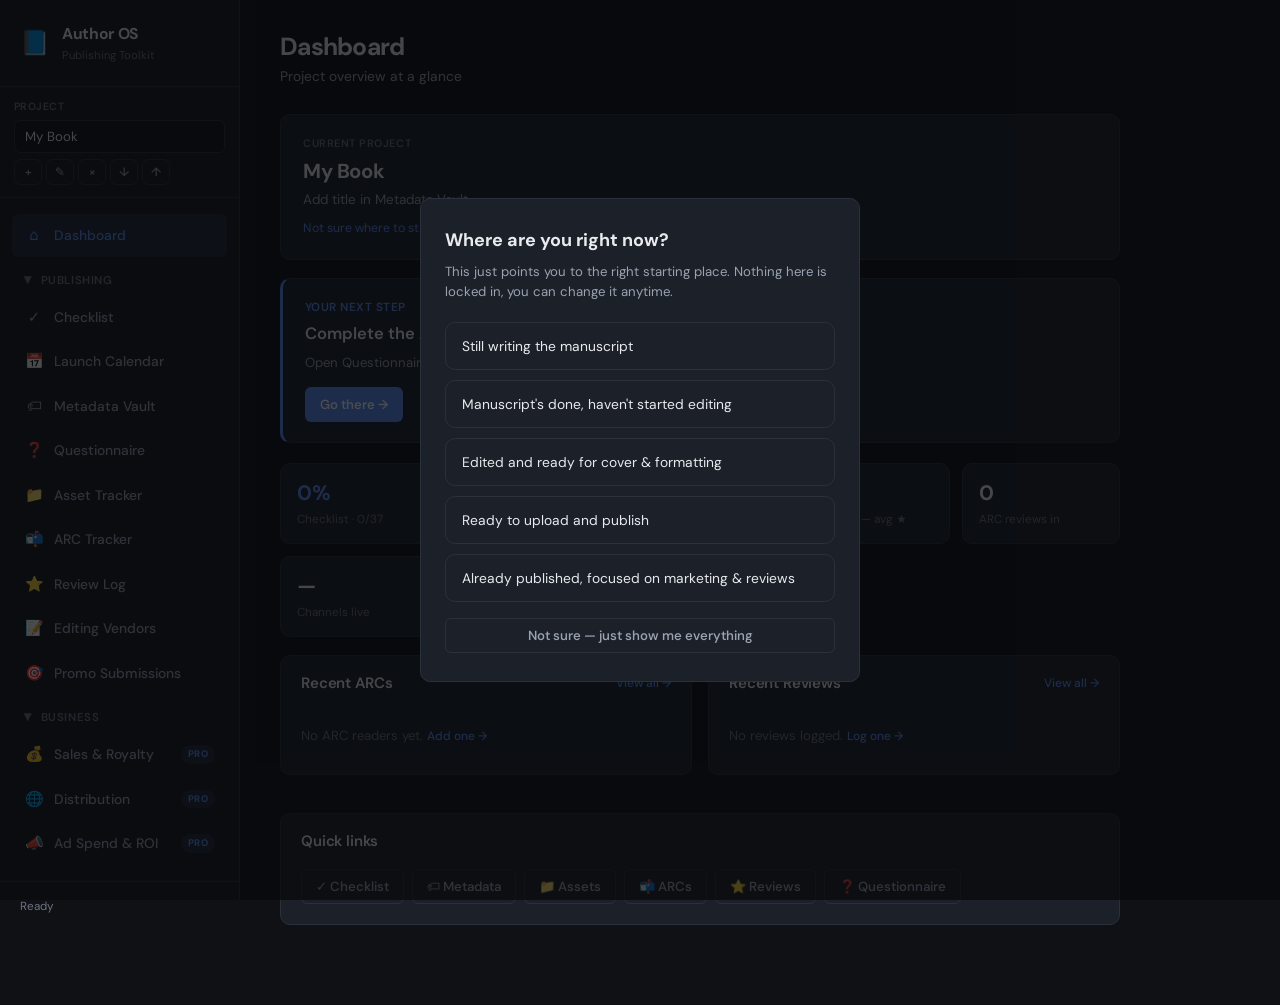
<file: index.html>
<!DOCTYPE html>
<html lang="en">
<head>
  <meta charset="UTF-8" />
  <meta name="viewport" content="width=device-width, initial-scale=1.0" />
  <title>Author OS — Publishing Toolkit</title>
  <link rel="manifest" href="manifest.json" />
  <meta name="theme-color" content="#171a21" />
  <link rel="icon" href="icons/icon-192.png" />
  <link rel="apple-touch-icon" href="icons/icon-192.png" />
  <meta name="mobile-web-app-capable" content="yes" />
  <meta name="apple-mobile-web-app-capable" content="yes" />
  <meta name="apple-mobile-web-app-status-bar-style" content="black-translucent" />
  <meta name="apple-mobile-web-app-title" content="Author OS" />
  <link rel="stylesheet" href="styles.css" />
  <script src="https://accounts.google.com/gsi/client" async defer></script>
  <script src="https://apis.google.com/js/api.js" async defer></script>
  <link rel="preconnect" href="https://fonts.googleapis.com" />
  <link rel="preconnect" href="https://fonts.gstatic.com" crossorigin />
  <link href="https://fonts.googleapis.com/css2?family=DM+Sans:ital,opsz,wght@0,9..40,400;0,9..40,500;0,9..40,600;0,9..40,700;1,9..40,400&family=JetBrains+Mono:wght@400;500&display=swap" rel="stylesheet" />
</head>
<body>
  <div class="app">
    <!-- Mobile top bar -->
    <header class="mobile-bar" id="mobileBar">
      <button type="button" class="menu-btn" id="menuBtn" aria-label="Open menu">
        <span class="menu-icon">☰</span>
      </button>
      <div class="mobile-bar-title">Author OS</div>
      <div class="mobile-bar-spacer"></div>
    </header>
    <div class="sidebar-backdrop" id="sidebarBackdrop" hidden></div>

    <!-- Sidebar -->
    <aside class="sidebar" id="sidebar">
      <div class="brand">
        <div class="brand-icon">📘</div>
        <div>
          <div class="brand-name">Author OS</div>
          <div class="brand-sub">Publishing Toolkit</div>
        </div>
        <button type="button" class="sidebar-close" id="sidebarClose" aria-label="Close menu">×</button>
      </div>
      <div class="project-switcher" id="projectSwitcher">
        <!-- rendered by JS -->
      </div>
      <nav class="nav">
        <a href="#dashboard" class="nav-item" data-page="dashboard">
          <span class="nav-icon">⌂</span> Dashboard
        </a>

        <div class="nav-group" data-group="publishing">
          <button type="button" class="nav-group-header" aria-expanded="true">
            <span class="nav-group-chevron">▶</span>
            <span class="nav-group-label">Publishing</span>
          </button>
          <div class="nav-group-items">
            <a href="#checklist" class="nav-item" data-page="checklist">
              <span class="nav-icon">✓</span> Checklist
            </a>
            <a href="#calendar" class="nav-item" data-page="calendar">
              <span class="nav-icon">📅</span> Launch Calendar
            </a>
            <a href="#metadata" class="nav-item" data-page="metadata">
              <span class="nav-icon">🏷</span> Metadata Vault
            </a>
            <a href="#questionnaire" class="nav-item" data-page="questionnaire">
              <span class="nav-icon">❓</span> Questionnaire
            </a>
            <a href="#assets" class="nav-item" data-page="assets">
              <span class="nav-icon">📁</span> Asset Tracker
            </a>
            <a href="#arcs" class="nav-item" data-page="arcs">
              <span class="nav-icon">📬</span> ARC Tracker
            </a>
            <a href="#reviews" class="nav-item" data-page="reviews">
              <span class="nav-icon">⭐</span> Review Log
            </a>
            <a href="#editing" class="nav-item" data-page="editing">
              <span class="nav-icon">📝</span> Editing Vendors
            </a>
            <a href="#promo" class="nav-item" data-page="promo">
              <span class="nav-icon">🎯</span> Promo Submissions
            </a>
          </div>
        </div>

        <div class="nav-group" data-group="business">
          <button type="button" class="nav-group-header" aria-expanded="true">
            <span class="nav-group-chevron">▶</span>
            <span class="nav-group-label">Business</span>
          </button>
          <div class="nav-group-items">
            <a href="#sales" class="nav-item" data-page="sales">
              <span class="nav-icon">💰</span> Sales & Royalty
              <span class="nav-pro-tag">Pro</span>
            </a>
            <a href="#distribution" class="nav-item" data-page="distribution">
              <span class="nav-icon">🌐</span> Distribution
              <span class="nav-pro-tag">Pro</span>
            </a>
            <a href="#ads" class="nav-item" data-page="ads">
              <span class="nav-icon">📣</span> Ad Spend & ROI
              <span class="nav-pro-tag">Pro</span>
            </a>
          </div>
        </div>
      </nav>
      <div class="sidebar-footer">
        <div class="save-status" id="saveStatus">Ready</div>
      </div>
    </aside>

    <!-- ========== DASHBOARD VIEW ========== -->
    <main class="main view" id="view-dashboard" hidden>
      <header class="page-header">
        <div>
          <h1>Dashboard</h1>
          <p class="subtitle">Project overview at a glance</p>
        </div>
      </header>

      <div class="dash-hero card" id="dashHero">
        <div class="dash-hero-label">Current project</div>
        <div class="dash-hero-title" id="dashProjectName">—</div>
        <div class="dash-hero-meta" id="dashBookMeta"></div>
        <button type="button" class="dash-hero-restart" id="btnReopenOnboarding">Not sure where to start?</button>
      </div>

      <div class="next-step card accent" id="dashNextStep">
        <!-- filled by JS -->
      </div>

      <div class="dash-grid" id="dashStats">
        <!-- filled by JS -->
      </div>

      <div class="dash-columns">
        <section class="card">
          <div class="card-header">
            <h2>Recent ARCs</h2>
            <a href="#arcs" class="dash-link" data-goto="arcs">View all →</a>
          </div>
          <div class="card-body" id="dashRecentArcs"></div>
        </section>
        <section class="card">
          <div class="card-header">
            <h2>Recent Reviews</h2>
            <a href="#reviews" class="dash-link" data-goto="reviews">View all →</a>
          </div>
          <div class="card-body" id="dashRecentReviews"></div>
        </section>
      </div>

      <div class="dash-quick card">
        <div class="card-header"><h2>Quick links</h2></div>
        <div class="card-body dash-quick-links">
          <button type="button" class="btn btn-ghost" data-goto="checklist">✓ Checklist</button>
          <button type="button" class="btn btn-ghost" data-goto="metadata">🏷 Metadata</button>
          <button type="button" class="btn btn-ghost" data-goto="assets">📁 Assets</button>
          <button type="button" class="btn btn-ghost" data-goto="arcs">📬 ARCs</button>
          <button type="button" class="btn btn-ghost" data-goto="reviews">⭐ Reviews</button>
          <button type="button" class="btn btn-ghost" data-goto="questionnaire">❓ Questionnaire</button>
        </div>
      </div>
    </main>

    <!-- ========== CHECKLIST VIEW ========== -->
    <main class="main view" id="view-checklist" hidden>
      <header class="page-header">
        <div>
          <h1>Publishing Checklist</h1>
          <p class="subtitle">Track every step from idea to launch</p>
        </div>
        <div class="header-actions">
          <div class="progress-wrap">
            <div class="progress-bar"><div class="progress-fill" id="progressFill"></div></div>
            <span class="progress-text" id="progressText">0%</span>
          </div>
          <button type="button" class="btn btn-ghost" id="btnResetChecklist">Reset</button>
        </div>
      </header>

      <div class="checklist" id="checklistRoot">
        <!-- Sections rendered by JS -->
      </div>
    </main>

    <!-- ========== LAUNCH CALENDAR VIEW ========== -->
    <main class="main view" id="view-calendar" hidden>
      <header class="page-header">
        <div>
          <h1>Launch Calendar</h1>
          <p class="subtitle">Give any checklist step a date, right from the Checklist, and see it here</p>
        </div>
      </header>

      <p class="card-hint" style="margin-bottom:12px">
        This calendar is empty until you add dates to checklist items. Open the <a href="#checklist" id="calendarGoToChecklist">Checklist</a> and set a date on any step, marketing tasks are usually the ones worth dating.
      </p>

      <section class="card calendar-card">
        <div class="calendar-nav">
          <button type="button" class="btn btn-ghost btn-sm" id="btnCalPrev">← Prev</button>
          <div class="calendar-month-label" id="calMonthLabel"></div>
          <button type="button" class="btn btn-ghost btn-sm" id="btnCalNext">Next →</button>
        </div>
        <button type="button" class="btn btn-ghost btn-sm calendar-today-btn" id="btnCalToday">Today</button>
        <div class="calendar-weekdays">
          <span>S</span><span>M</span><span>T</span><span>W</span><span>T</span><span>F</span><span>S</span>
        </div>
        <div class="calendar-grid" id="calGrid"></div>
      </section>

      <section class="card">
        <div class="card-header">
          <h2 id="calAgendaTitle">Upcoming</h2>
          <button type="button" class="btn btn-ghost btn-sm" id="btnCalShowUpcoming" hidden>Show all upcoming</button>
        </div>
        <div class="card-body">
          <div id="calAgendaList"></div>
          <p class="hint" id="calAgendaEmpty" hidden>Nothing dated yet — add a date to a checklist item to see it here.</p>
        </div>
      </section>
    </main>

    <!-- ========== METADATA VIEW ========== -->
    <main class="main view" id="view-metadata" hidden>
      <header class="page-header">
        <div>
          <h1>ISBN & Metadata Vault</h1>
          <p class="subtitle">Single source of truth for title, ISBNs, BISAC, keywords & more</p>
        </div>
        <div class="header-actions">
          <button type="button" class="btn btn-ghost" id="btnExport">Export JSON</button>
          <button type="button" class="btn btn-ghost" id="btnImport">Import</button>
          <button type="button" class="btn btn-danger" id="btnClear">Clear</button>
          <button type="button" class="btn btn-primary" id="btnSave">Save</button>
        </div>
      </header>

      <div class="wizard-toggle-bar">
        <span class="wizard-toggle-text">Prefer to go one step at a time?</span>
        <button type="button" class="btn btn-ghost btn-sm" id="btnMetaWizardToggle">Switch to step-by-step</button>
      </div>

      <form id="metadataForm" class="metadata-form" autocomplete="off">
        <!-- Core Identity -->
        <section class="card">
          <div class="card-header"><h2>Core Identity</h2></div>
          <div class="card-body grid-2">
            <div class="field">
              <label for="workingTitle">Working Title</label>
              <input type="text" id="workingTitle" name="workingTitle" placeholder="e.g. Project Blackbird" />
              <div class="field-hint">A placeholder while you're still writing. Change it anytime, it's just for your own reference and won't be shown to readers.</div>
            </div>
            <div class="field">
              <label for="finalTitle">Final Title <span class="req">*</span></label>
              <input type="text" id="finalTitle" name="finalTitle" placeholder="The actual title that will appear on the cover" required />
              <div class="field-hint">The exact title that will appear on the cover and every retailer page. Once you're happy with it, treat it as locked.</div>
            </div>
            <div class="field full">
              <label for="subtitle">Subtitle</label>
              <input type="text" id="subtitle" name="subtitle" placeholder="Optional subtitle" />
              <div class="field-hint">Optional. A short line under the title for extra context, common in nonfiction ("A Novel," "How to X in 30 Days"). Leave blank if your title stands alone.</div>
            </div>
            <div class="field">
              <label for="author">Primary Author / Pen Name <span class="req">*</span></label>
              <input type="text" id="author" name="author" placeholder="Name as it appears on the cover" required />
              <div class="field-hint">The name exactly as it should appear on the cover — your real name or a pen name.</div>
            </div>
            <div class="field">
              <label for="contributors">Other Contributors</label>
              <input type="text" id="contributors" name="contributors" placeholder="Editor, illustrator, co-author…" />
              <div class="field-hint">Anyone else who worked on the book. Not required, useful for your own records and for acknowledgments.</div>
            </div>
            <div class="field">
              <label for="seriesName">Series Name</label>
              <input type="text" id="seriesName" name="seriesName" placeholder="e.g. The Nightfall Saga" />
              <div class="field-hint">Leave blank for standalone books.</div>
            </div>
            <div class="field">
              <label for="seriesNumber">Series Number</label>
              <input type="text" id="seriesNumber" name="seriesNumber" placeholder="1, 2, Book One…" />
              <div class="field-hint">Where this book falls in the series — whatever format you use consistently across the series.</div>
            </div>
          </div>
        </section>

        <!-- Publication -->
        <section class="card">
          <div class="card-header"><h2>Publication</h2></div>
          <div class="card-body grid-2">
            <div class="field">
              <label for="publisher">Publisher / Imprint</label>
              <input type="text" id="publisher" name="publisher" placeholder="Your imprint or traditional publisher" />
              <div class="field-hint">Leave blank if you're publishing directly under your own name with no imprint.</div>
            </div>
            <div class="field">
              <label for="pubDate">Publication / On-Sale Date</label>
              <input type="date" id="pubDate" name="pubDate" />
              <div class="field-hint">The date your book goes live for purchase — this can be a pre-order date.</div>
            </div>
            <div class="field">
              <label for="language">Language</label>
              <select id="language" name="language">
                <option value="en">English</option>
                <option value="es">Spanish</option>
                <option value="fr">French</option>
                <option value="de">German</option>
                <option value="it">Italian</option>
                <option value="pt">Portuguese</option>
                <option value="other">Other</option>
              </select>
            </div>
            <div class="field">
              <label for="status">Status</label>
              <select id="status" name="status">
                <option value="draft">Draft</option>
                <option value="ready">Ready for upload</option>
                <option value="published">Published</option>
                <option value="archived">Archived</option>
              </select>
              <div class="field-hint">Where this book currently stands in your process.</div>
            </div>
            <div class="field">
              <label for="pageCount">Page Count (print)</label>
              <input type="number" id="pageCount" name="pageCount" min="0" placeholder="e.g. 320" />
              <div class="field-hint">An estimate is fine for now. Roughly 250–300 words per page if you don't have a formatted file yet.</div>
            </div>
            <div class="field">
              <label for="wordCount">Word Count</label>
              <input type="number" id="wordCount" name="wordCount" min="0" placeholder="e.g. 85000" />
              <div class="field-hint">Most word processors show this automatically — Tools &gt; Word Count in Google Docs, or the bottom status bar in Microsoft Word.</div>
            </div>
          </div>
        </section>

        <!-- Formats & ISBNs -->
        <section class="card">
          <div class="card-header">
            <h2>Formats & ISBNs</h2>
            <p class="card-hint">One ISBN per format, never reuse one across paperback, hardcover, ebook, and audio. Buy ISBNs from Bowker at myidentifiers.com if you're in the US (a 10-pack is far cheaper per-ISBN than buying one at a time), or search "[your country] ISBN agency" elsewhere. KDP will also assign a free ISBN automatically, but that locks the edition's publisher-of-record to Amazon, skip it if you plan to sell wide (Apple Books, Kobo, etc).</p>
          </div>
          <div class="card-body">
            <div class="isbn-grid">
              <div class="isbn-row">
                <label class="checkbox-label">
                  <input type="checkbox" id="fmtPaperback" name="fmtPaperback" />
                  <span>Paperback</span>
                </label>
                <input type="text" id="isbnPaperback" name="isbnPaperback" class="isbn-input" placeholder="ISBN-13 (paperback)" />
                <input type="text" id="pricePaperback" name="pricePaperback" class="price-input" placeholder="Price $" />
              </div>
              <div class="isbn-row">
                <label class="checkbox-label">
                  <input type="checkbox" id="fmtHardcover" name="fmtHardcover" />
                  <span>Hardcover</span>
                </label>
                <input type="text" id="isbnHardcover" name="isbnHardcover" class="isbn-input" placeholder="ISBN-13 (hardcover)" />
                <input type="text" id="priceHardcover" name="priceHardcover" class="price-input" placeholder="Price $" />
              </div>
              <div class="isbn-row">
                <label class="checkbox-label">
                  <input type="checkbox" id="fmtEbook" name="fmtEbook" />
                  <span>Ebook</span>
                </label>
                <input type="text" id="isbnEbook" name="isbnEbook" class="isbn-input" placeholder="ISBN-13 (ebook)" />
                <input type="text" id="priceEbook" name="priceEbook" class="price-input" placeholder="Price $" />
              </div>
              <div class="isbn-row">
                <label class="checkbox-label">
                  <input type="checkbox" id="fmtAudio" name="fmtAudio" />
                  <span>Audiobook</span>
                </label>
                <input type="text" id="isbnAudio" name="isbnAudio" class="isbn-input" placeholder="ISBN-13 (audio)" />
                <input type="text" id="priceAudio" name="priceAudio" class="price-input" placeholder="Price $" />
              </div>
            </div>
            <div class="field-hint" style="margin-top: 10px;">Price is the retail amount readers pay. You can change it anytime, including for promotions.</div>
          </div>
        </section>

        <!-- Categorization -->
        <section class="card">
          <div class="card-header"><h2>Categorization</h2></div>
          <div class="card-body grid-2">
            <div class="field">
              <label for="bisacPrimary">Primary BISAC</label>
              <input type="text" id="bisacPrimary" name="bisacPrimary" placeholder="e.g. FIC031000 — Fiction / Thrillers" />
              <div class="field-hint">A standardized code that tells retailers and libraries which shelf your book belongs on. Look up the full list at bisg.org ("BISAC Subject Headings List"), or check a similar, already-published book's Amazon listing under "Product details."</div>
            </div>
            <div class="field">
              <label for="bisacSecondary">Secondary BISAC</label>
              <input type="text" id="bisacSecondary" name="bisacSecondary" placeholder="Optional second category" />
              <div class="field-hint">Optional. Same lookup as Primary BISAC, pick the most specific code that still fits, a code too broad buries you in a crowded category.</div>
            </div>
            <div class="field full">
              <label for="keywords">Keywords / Search Terms</label>
              <textarea id="keywords" name="keywords" rows="2" placeholder="Comma-separated keywords for Amazon, Apple, etc. (max ~7 recommended)"></textarea>
              <div class="field-hint">Search terms a reader might actually type in, not marketing language. Type the start of a phrase into Amazon's search bar and see what autocomplete suggests, those are real searches people are making.</div>
            </div>
            <div class="field full">
              <label for="audience">Target Audience</label>
              <input type="text" id="audience" name="audience" placeholder="e.g. Adult, Young Adult, 18–35 thriller readers" />
              <div class="field-hint">Be specific — "Adult readers who enjoy slow-burn romantic suspense" is more useful than just "Adult."</div>
            </div>
          </div>
        </section>

        <!-- Descriptions -->
        <section class="card">
          <div class="card-header"><h2>Descriptions</h2></div>
          <div class="card-body">
            <div class="field">
              <label for="shortDesc">Short Description / Elevator Pitch</label>
              <textarea id="shortDesc" name="shortDesc" rows="3" placeholder="1–2 sentences. Used in ads and short listings."></textarea>
              <div class="field-hint">The version someone reads in half a second while scrolling. It needs to hook, not summarize.</div>
            </div>
            <div class="field">
              <label for="fullDesc">Full Description / Blurb</label>
              <textarea id="fullDesc" name="fullDesc" rows="8" placeholder="The sales description that appears on retailer pages."></textarea>
              <div class="field-hint">Sells the book, it doesn't summarize the plot start to finish, and it should never reveal the ending. Look at bestsellers in your genre for tone and structure before writing your own.</div>
            </div>
            <div class="field">
              <label for="notes">Internal Notes</label>
              <textarea id="notes" name="notes" rows="3" placeholder="Private notes — not for public metadata."></textarea>
              <div class="field-hint">Private, for your own use. Never shown to readers, never uploaded anywhere.</div>
            </div>
          </div>
        </section>

        <div class="form-footer">
          <button type="submit" class="btn btn-primary btn-lg">Save Metadata</button>
          <span class="hint">Data is stored locally in your browser (localStorage).</span>
        </div>
      </form>
    </main>

    <!-- ========== QUESTIONNAIRE VIEW ========== -->
    <main class="main view" id="view-questionnaire" hidden>
      <header class="page-header">
        <div>
          <h1>Project Questionnaire</h1>
          <p class="subtitle">Answer once — clarity for positioning, metadata & marketing</p>
        </div>
        <div class="header-actions">
          <button type="button" class="btn btn-ghost" id="btnImportQ">Import</button>
          <button type="button" class="btn btn-ghost" id="btnExportQ">Export</button>
          <button type="button" class="btn btn-danger" id="btnClearQ">Clear</button>
          <button type="button" class="btn btn-primary" id="btnSaveQ">Save</button>
        </div>
      </header>

      <div class="wizard-toggle-bar">
        <span class="wizard-toggle-text">Prefer to go one step at a time?</span>
        <button type="button" class="btn btn-ghost btn-sm" id="btnQWizardToggle">Switch to step-by-step</button>
      </div>

      <form id="questionnaireForm" class="questionnaire-form" autocomplete="off">
        <!-- 1. The Book -->
        <section class="card">
          <div class="card-header"><h2>1. The Book</h2></div>
          <div class="card-body">
            <div class="field">
              <label for="q_oneSentence">In one sentence, what is this book about?</label>
              <textarea id="q_oneSentence" name="q_oneSentence" rows="2" placeholder="When a burned-out detective inherits a haunted lighthouse, she must solve a 40-year-old disappearance before the storm season ends."></textarea>
              <div class="field-hint">The version you'd say out loud if someone asked "what's your book about?" at a party. Not your final blurb, just a working answer to clarify your own thinking.</div>
            </div>
            <div class="field">
              <label for="q_whyWrite">Why does this story need to exist? (Your personal why)</label>
              <textarea id="q_whyWrite" name="q_whyWrite" rows="3" placeholder="What itch does it scratch for you — and for readers?"></textarea>
              <div class="field-hint">Not for readers, this is for you. It helps you stay motivated and surfaces the emotional core you'll want to lean into in marketing later.</div>
            </div>
            <div class="field">
              <label for="q_comparable">Comparable titles (comps)</label>
              <textarea id="q_comparable" name="q_comparable" rows="4" placeholder="The Silent Patient by Alex Michaelides — same slow-reveal psychological tension&#10;Mexican Gothic by Silvia Moreno-Garcia — gothic atmosphere, similar pacing&#10;The Guest List by Lucy Foley — closed-circle mystery structure"></textarea>
              <div class="field-hint">2–3 already-published books close enough in tone or audience that "if you liked X, you'll like this" makes sense — one per line, with a short note on why each one fits. Browse a similar book's Amazon page under "Customers also bought" for real, reader-tested comps.</div>
            </div>
            <div class="field">
              <label for="q_unique">What makes your book different from those comps?</label>
              <textarea id="q_unique" name="q_unique" rows="2" placeholder="The unique angle, voice, setting, or twist"></textarea>
              <div class="field-hint">This becomes the core of your pitch. Without a clear answer here, your marketing tends to default to sounding like everyone else's.</div>
            </div>
          </div>
        </section>

        <!-- 2. Reader -->
        <section class="card">
          <div class="card-header"><h2>2. The Reader</h2></div>
          <div class="card-body grid-2">
            <div class="field full">
              <label for="q_idealReader">Describe your ideal reader in detail</label>
              <textarea id="q_idealReader" name="q_idealReader" rows="3" placeholder="Age range, gender lean, what they already read, what they care about, where they hang out online…"></textarea>
              <div class="field-hint">A specific person, not a demographic category. What they already read and where they spend time online matters more than age, and makes them far easier to actually reach with ads or content.</div>
            </div>
            <div class="field">
              <label for="q_genre">Primary genre / category</label>
              <input type="text" id="q_genre" name="q_genre" placeholder="e.g. Psychological thriller, romantasy, business memoir" />
              <div class="field-hint">As specific as you can get — "psychological thriller" over just "thriller." This should generally match the BISAC categories in the Metadata Vault.</div>
            </div>
            <div class="field">
              <label for="q_heat">Content level / heat / intensity</label>
              <select id="q_heat" name="q_heat">
                <option value="">— select —</option>
                <option value="clean">Clean / no spice</option>
                <option value="mild">Mild</option>
                <option value="moderate">Moderate</option>
                <option value="explicit">Explicit / dark</option>
                <option value="na">Not applicable</option>
              </select>
              <div class="field-hint">Readers rely on this to know what they're getting. Mismatched expectations are one of the most common sources of negative reviews.</div>
            </div>
            <div class="field full">
              <label for="q_promise">What emotional promise does the book make?</label>
              <input type="text" id="q_promise" name="q_promise" placeholder="e.g. Edge-of-seat tension + a satisfying justice ending" />
              <div class="field-hint">The feeling a reader trusts you to deliver by the end. This should match what your comps above also promise.</div>
            </div>
          </div>
        </section>

        <!-- 3. Goals -->
        <section class="card">
          <div class="card-header"><h2>3. Goals & Success</h2></div>
          <div class="card-body grid-2">
            <div class="field full">
              <label for="q_primaryGoal">Primary goal for this book</label>
              <select id="q_primaryGoal" name="q_primaryGoal">
                <option value="">— select —</option>
                <option value="finish">Just finish and publish it</option>
                <option value="income">Meaningful income / full-time writing</option>
                <option value="series">Launch a series / platform</option>
                <option value="credibility">Build credibility / authority</option>
                <option value="fun">Creative fulfillment / fun</option>
                <option value="other">Other</option>
              </select>
              <div class="field-hint">There's no wrong answer here — naming your real priority honestly shapes which of the other questions matter most.</div>
            </div>
            <div class="field">
              <label for="q_salesTarget">Realistic first-year sales target</label>
              <input type="text" id="q_salesTarget" name="q_salesTarget" placeholder="e.g. 500 copies or $2,000 royalty" />
              <div class="field-hint">Keep this realistic, not aspirational. Most first books sell modestly — an honest target here helps set an honest marketing budget below.</div>
            </div>
            <div class="field">
              <label for="q_timeline">Target publish date</label>
              <input type="month" id="q_timeline" name="q_timeline" />
              <div class="field-hint">Should match the Publication Date in the Metadata Vault once that's set.</div>
            </div>
            <div class="field full">
              <label for="q_successLooksLike">What does “success” look like 12 months after launch?</label>
              <textarea id="q_successLooksLike" name="q_successLooksLike" rows="2" placeholder="Be specific and honest"></textarea>
              <div class="field-hint">Something you could actually check against in a year — "500 copies sold and an email list of 300 readers," not just "sell lots of books."</div>
            </div>
          </div>
        </section>

        <!-- 4. Marketing -->
        <section class="card">
          <div class="card-header"><h2>4. Marketing & Reach</h2></div>
          <div class="card-body">
            <div class="field">
              <label for="q_existingAudience">Do you already have an audience? Where?</label>
              <textarea id="q_existingAudience" name="q_existingAudience" rows="2" placeholder="Email list size, social following, podcast, newsletter, local community…"></textarea>
              <div class="field-hint">Be honest about size. This directly affects how much of your launch depends on paid ads versus people who already know you.</div>
            </div>
            <div class="field">
              <label for="q_marketingComfort">Which marketing activities are you willing to do?</label>
              <div class="checkbox-group">
                <label class="checkbox-label"><input type="checkbox" name="q_mkt_email" id="q_mkt_email" /> Email list / newsletter</label>
                <label class="checkbox-label"><input type="checkbox" name="q_mkt_social" id="q_mkt_social" /> Social media (organic)</label>
                <label class="checkbox-label"><input type="checkbox" name="q_mkt_ads" id="q_mkt_ads" /> Paid ads (Amazon, Meta, BookBub)</label>
                <label class="checkbox-label"><input type="checkbox" name="q_mkt_podcast" id="q_mkt_podcast" /> Podcast interviews / guesting</label>
                <label class="checkbox-label"><input type="checkbox" name="q_mkt_events" id="q_mkt_events" /> Events / signings / speaking</label>
                <label class="checkbox-label"><input type="checkbox" name="q_mkt_arcs" id="q_mkt_arcs" /> ARC team & review campaign</label>
                <label class="checkbox-label"><input type="checkbox" name="q_mkt_none" id="q_mkt_none" /> Prefer minimal marketing</label>
              </div>
              <div class="field-hint">Check only what you'll actually do consistently. An ARC team you abandon after week one is worse than committing to fewer channels you'll actually maintain.</div>
            </div>
            <div class="field">
              <label for="q_budget">Rough marketing budget for launch (USD)</label>
              <select id="q_budget" name="q_budget">
                <option value="">— select —</option>
                <option value="0">$0 – organic only</option>
                <option value="100-500">$100 – $500</option>
                <option value="500-2000">$500 – $2,000</option>
                <option value="2000+">$2,000+</option>
                <option value="unsure">Not sure yet</option>
              </select>
              <div class="field-hint">Covers things like ads, promo site submissions (BookBub, Written Word Media), or ARC reader incentives. "$0, organic only" is a completely valid answer.</div>
            </div>
          </div>
        </section>

        <!-- 5. Practical -->
        <section class="card">
          <div class="card-header"><h2>5. Practical Reality</h2></div>
          <div class="card-body grid-2">
            <div class="field">
              <label for="q_hours">Hours per week you can realistically dedicate</label>
              <input type="text" id="q_hours" name="q_hours" placeholder="e.g. 8–12 hours" />
              <div class="field-hint">A realistic number, not an aspirational one. This affects which later stages (marketing, distribution, post-launch) are realistic to do yourself versus needing help with.</div>
            </div>
            <div class="field">
              <label for="q_help">Where do you most need outside help?</label>
              <select id="q_help" name="q_help">
                <option value="">— select —</option>
                <option value="editing">Editing</option>
                <option value="cover">Cover design</option>
                <option value="formatting">Formatting</option>
                <option value="marketing">Marketing strategy</option>
                <option value="ads">Ads management</option>
                <option value="none">I want to DIY everything</option>
              </select>
              <div class="field-hint">Where you're least confident or most likely to get stuck. Useful as a signal for where to budget for professional help first.</div>
            </div>
            <div class="field full">
              <label for="q_blockers">Biggest current blocker or fear</label>
              <textarea id="q_blockers" name="q_blockers" rows="2" placeholder="Be honest — this helps prioritize"></textarea>
              <div class="field-hint">Not shown anywhere else. Exists to help surface what's actually slowing you down.</div>
            </div>
            <div class="field full">
              <label for="q_notes">Anything else you want to capture?</label>
              <textarea id="q_notes" name="q_notes" rows="3" placeholder="Open notes"></textarea>
            </div>
          </div>
        </section>

        <div class="form-footer">
          <button type="submit" class="btn btn-primary btn-lg">Save Answers</button>
          <span class="hint">Saved locally in your browser. Export anytime.</span>
        </div>
      </form>
    </main>

    <!-- ========== ASSET TRACKER VIEW ========== -->
    <main class="main view" id="view-assets" hidden>
      <header class="page-header">
        <div>
          <h1>Asset Tracker</h1>
          <p class="subtitle">Manuscripts, covers, interiors, marketing files & more</p>
        </div>
        <div class="header-actions">
          <button type="button" class="btn btn-ghost" id="btnImportAssets">Import</button>
          <button type="button" class="btn btn-ghost" id="btnExportAssets">Export</button>
          <button type="button" class="btn btn-primary" id="btnAddAsset">+ Add Asset</button>
        </div>
      </header>

      <section class="card drive-card" id="driveCard">
        <div class="drive-card-row">
          <div>
            <div class="drive-card-title">Google Drive Backup <span class="nav-pro-tag">Pro</span></div>
            <div class="drive-card-status" id="driveStatus">Not connected</div>
          </div>
          <div class="drive-card-actions">
            <button type="button" class="btn btn-ghost" id="btnDriveConnect">Connect Google Drive</button>
            <button type="button" class="btn btn-primary" id="btnDriveBackup" hidden>Backup Project Now</button>
          </div>
        </div>
        <p class="field-hint" id="driveHint">Connects your Google account so you can back up this project to Drive with one tap. Works only when you're online, everything else in this app keeps working offline either way.</p>
      </section>

      <!-- Filters -->
      <div class="asset-filters" id="assetFilters">
        <button type="button" class="filter-chip active" data-filter="all">All</button>
        <button type="button" class="filter-chip" data-filter="manuscript">Manuscript</button>
        <button type="button" class="filter-chip" data-filter="cover">Cover</button>
        <button type="button" class="filter-chip" data-filter="interior">Interior</button>
        <button type="button" class="filter-chip" data-filter="marketing">Marketing</button>
        <button type="button" class="filter-chip" data-filter="audio">Audio</button>
        <button type="button" class="filter-chip" data-filter="legal">Legal</button>
        <button type="button" class="filter-chip" data-filter="other">Other</button>
      </div>

      <!-- Add / Edit form (hidden by default) -->
      <section class="card asset-form-card" id="assetFormCard" hidden>
        <div class="card-header">
          <h2 id="assetFormTitle">Add Asset</h2>
        </div>
        <div class="card-body">
          <form id="assetForm" autocomplete="off">
            <input type="hidden" id="assetId" name="assetId" />
            <div class="grid-2">
              <div class="field">
                <label for="assetName">Name <span class="req">*</span></label>
                <input type="text" id="assetName" name="assetName" required placeholder="e.g. Final Manuscript v3, Front Cover PNG" />
              </div>
              <div class="field">
                <label for="assetCategory">Category</label>
                <select id="assetCategory" name="assetCategory">
                  <option value="manuscript">Manuscript</option>
                  <option value="cover">Cover</option>
                  <option value="interior">Interior / Formatting</option>
                  <option value="marketing">Marketing</option>
                  <option value="audio">Audio</option>
                  <option value="legal">Legal / Contracts</option>
                  <option value="other">Other</option>
                </select>
              </div>
              <div class="field">
                <label for="assetStatus">Status</label>
                <select id="assetStatus" name="assetStatus">
                  <option value="draft">Draft</option>
                  <option value="in-progress">In Progress</option>
                  <option value="review">Needs Review</option>
                  <option value="final">Final / Approved</option>
                  <option value="archived">Archived</option>
                </select>
              </div>
              <div class="field">
                <label for="assetVersion">Version</label>
                <input type="text" id="assetVersion" name="assetVersion" placeholder="e.g. v2.1, 2026-03-15" />
              </div>
              <div class="field full">
                <label for="assetLocation">Location / Link / Path</label>
                <input type="text" id="assetLocation" name="assetLocation" placeholder="Google Drive link, Dropbox path, local folder…" />
                <input type="hidden" id="assetDriveFileId" name="assetDriveFileId" />
                <input type="hidden" id="assetDriveFileName" name="assetDriveFileName" />
                <input type="hidden" id="assetDriveModified" name="assetDriveModified" />
                <div class="drive-link-row">
                  <button type="button" class="btn btn-ghost btn-sm" id="btnLinkDriveFile">🔗 Link Google Drive File</button>
                  <button type="button" class="btn btn-ghost btn-sm" id="btnUnlinkDriveFile" hidden>Unlink</button>
                </div>
                <div class="field-hint" id="driveLinkStatus"></div>
              </div>
              <div class="field full" id="coverBriefFields" hidden>
                <label for="assetMoodBoard">Mood Board / Inspiration Links</label>
                <input type="text" id="assetMoodBoard" name="assetMoodBoard" placeholder="Pinterest board, Canva link, image folder…" />
                <div class="field-hint">Genre expectations matter more than personal taste here, readers judge a cover against others in the same category in about half a second.</div>
                <label for="assetCompCovers" style="margin-top:10px">Comp Covers</label>
                <textarea id="assetCompCovers" name="assetCompCovers" rows="2" placeholder="2–3 published covers in your genre that nail the right tone"></textarea>
                <div class="field-hint">Browse the bestseller list in your genre and note which covers you'd want yours shelved next to. Hand these to your designer as reference, not to copy.</div>
              </div>
              <div class="field full">
                <label for="assetNotes">Notes</label>
                <textarea id="assetNotes" name="assetNotes" rows="2" placeholder="Anything important about this file"></textarea>
              </div>
            </div>
            <div class="form-footer" style="margin-top:16px">
              <button type="submit" class="btn btn-primary">Save Asset</button>
              <button type="button" class="btn btn-ghost" id="btnCancelAsset">Cancel</button>
            </div>
          </form>
        </div>
      </section>

      <!-- Asset list -->
      <div class="asset-list" id="assetList">
        <!-- rendered by JS -->
      </div>

      <div class="empty-state" id="assetEmpty" hidden>
        <p>No assets yet.</p>
        <button type="button" class="btn btn-primary" id="btnAddAssetEmpty">+ Add your first asset</button>
      </div>
    </main>

    <!-- ========== ARC TRACKER VIEW ========== -->
    <main class="main view" id="view-arcs" hidden>
      <header class="page-header">
        <div>
          <h1>ARC Tracker</h1>
          <p class="subtitle">Beta and advance reader copies — who has it, status, and reviews</p>
        </div>
        <div class="header-actions">
          <button type="button" class="btn btn-ghost" id="btnImportArcs">Import</button>
          <button type="button" class="btn btn-ghost" id="btnExportArcs">Export</button>
          <button type="button" class="btn btn-primary" id="btnAddArc">+ Add Reader</button>
        </div>
      </header>

      <p class="card-hint" style="margin-bottom:12px">
        A <strong>beta reader</strong> reads your manuscript while it's still being revised and gives feedback on story or structure. An <strong>ARC reader</strong> (Advance Reader Copy) gets a free early copy of the finished book in exchange for an honest review once it's live. Track both here, the Phase field below tells them apart.
      </p>

      <!-- Phase filters -->
      <div class="asset-filters" id="arcPhaseFilters">
        <button type="button" class="filter-chip active" data-phase="all">All Phases</button>
        <button type="button" class="filter-chip" data-phase="beta">Beta Readers</button>
        <button type="button" class="filter-chip" data-phase="arc">ARC Readers</button>
      </div>

      <!-- Status filters -->
      <div class="asset-filters" id="arcFilters">
        <button type="button" class="filter-chip active" data-filter="all">All</button>
        <button type="button" class="filter-chip" data-filter="invited">Invited</button>
        <button type="button" class="filter-chip" data-filter="sent">Sent</button>
        <button type="button" class="filter-chip" data-filter="received">Received</button>
        <button type="button" class="filter-chip" data-filter="reviewed">Reviewed</button>
        <button type="button" class="filter-chip" data-filter="no-review">No Review</button>
        <button type="button" class="filter-chip" data-filter="declined">Declined</button>
      </div>

      <!-- Stats strip -->
      <div class="arc-stats" id="arcStats"></div>

      <!-- Add / Edit form -->
      <section class="card asset-form-card" id="arcFormCard" hidden>
        <div class="card-header">
          <h2 id="arcFormTitle">Add ARC Reader</h2>
        </div>
        <div class="card-body">
          <form id="arcForm" autocomplete="off">
            <input type="hidden" id="arcId" name="arcId" />
            <div class="grid-2">
              <div class="field full">
                <label for="arcPhase">Phase</label>
                <select id="arcPhase" name="arcPhase">
                  <option value="beta">Beta Reader (manuscript, pre-launch feedback)</option>
                  <option value="arc">ARC Reader (finished book, post-launch review)</option>
                </select>
              </div>
              <div class="field">
                <label for="arcName">Name / Handle <span class="req">*</span></label>
                <input type="text" id="arcName" name="arcName" required placeholder="e.g. Sarah J. or @bookishsarah" />
              </div>
              <div class="field">
                <label for="arcContact">Email / Contact</label>
                <input type="text" id="arcContact" name="arcContact" placeholder="email or DM link" />
              </div>
              <div class="field">
                <label for="arcPlatform">Platform</label>
                <select id="arcPlatform" name="arcPlatform">
                  <option value="goodreads">Goodreads</option>
                  <option value="amazon">Amazon</option>
                  <option value="blog">Blog</option>
                  <option value="instagram">Instagram</option>
                  <option value="tiktok">TikTok / BookTok</option>
                  <option value="youtube">YouTube</option>
                  <option value="bookbub">BookBub</option>
                  <option value="netgalley">NetGalley</option>
                  <option value="other">Other</option>
                </select>
              </div>
              <div class="field">
                <label for="arcStatus">Status</label>
                <select id="arcStatus" name="arcStatus">
                  <option value="invited">Invited</option>
                  <option value="sent">Sent</option>
                  <option value="received">Received</option>
                  <option value="reviewed">Reviewed</option>
                  <option value="no-review">No Review</option>
                  <option value="declined">Declined</option>
                </select>
              </div>
              <div class="field">
                <label for="arcFormat">Format sent</label>
                <select id="arcFormat" name="arcFormat">
                  <option value="ebook">Ebook</option>
                  <option value="paperback">Paperback</option>
                  <option value="hardcover">Hardcover</option>
                  <option value="audio">Audiobook</option>
                  <option value="pdf">PDF</option>
                </select>
              </div>
              <div class="field">
                <label for="arcDateSent">Date sent</label>
                <input type="date" id="arcDateSent" name="arcDateSent" />
              </div>
              <div class="field">
                <label for="arcDueDate">Expected review by</label>
                <input type="date" id="arcDueDate" name="arcDueDate" />
              </div>
              <div class="field">
                <label for="arcRating">Rating (if reviewed)</label>
                <select id="arcRating" name="arcRating">
                  <option value="">—</option>
                  <option value="5">5 ★</option>
                  <option value="4">4 ★</option>
                  <option value="3">3 ★</option>
                  <option value="2">2 ★</option>
                  <option value="1">1 ★</option>
                </select>
              </div>
              <div class="field full">
                <label for="arcReviewLink">Review link</label>
                <input type="url" id="arcReviewLink" name="arcReviewLink" placeholder="https://…" />
              </div>
              <div class="field full">
                <label for="arcNotes">Notes</label>
                <textarea id="arcNotes" name="arcNotes" rows="2" placeholder="Follow-up reminders, preferences, etc."></textarea>
              </div>
            </div>
            <div class="form-footer" style="margin-top:16px">
              <button type="submit" class="btn btn-primary">Save Reader</button>
              <button type="button" class="btn btn-ghost" id="btnCancelArc">Cancel</button>
            </div>
          </form>
        </div>
      </section>

      <!-- ARC list -->
      <div class="asset-list" id="arcList"></div>

      <div class="empty-state" id="arcEmpty" hidden>
        <p>No ARC readers yet.</p>
        <button type="button" class="btn btn-primary" id="btnAddArcEmpty">+ Add your first reader</button>
      </div>
    </main>

    <!-- ========== REVIEW LOG VIEW ========== -->
    <main class="main view" id="view-reviews" hidden>
      <header class="page-header">
        <div>
          <h1>Review Log</h1>
          <p class="subtitle">Aggregate reviews from Amazon, Goodreads, blogs & more</p>
        </div>
        <div class="header-actions">
          <button type="button" class="btn btn-ghost" id="btnImportReviews">Import</button>
          <button type="button" class="btn btn-ghost" id="btnExportReviews">Export</button>
          <button type="button" class="btn btn-primary" id="btnAddReview">+ Log Review</button>
        </div>
      </header>

      <!-- Stats -->
      <div class="arc-stats" id="reviewStats"></div>

      <!-- Platform filters -->
      <div class="asset-filters" id="reviewFilters">
        <button type="button" class="filter-chip active" data-filter="all">All</button>
        <button type="button" class="filter-chip" data-filter="amazon">Amazon</button>
        <button type="button" class="filter-chip" data-filter="goodreads">Goodreads</button>
        <button type="button" class="filter-chip" data-filter="bookbub">BookBub</button>
        <button type="button" class="filter-chip" data-filter="blog">Blog</button>
        <button type="button" class="filter-chip" data-filter="instagram">Instagram</button>
        <button type="button" class="filter-chip" data-filter="tiktok">TikTok</button>
        <button type="button" class="filter-chip" data-filter="youtube">YouTube</button>
        <button type="button" class="filter-chip" data-filter="other">Other</button>
      </div>

      <!-- Add / Edit form -->
      <section class="card asset-form-card" id="reviewFormCard" hidden>
        <div class="card-header">
          <h2 id="reviewFormTitle">Log Review</h2>
        </div>
        <div class="card-body">
          <form id="reviewForm" autocomplete="off">
            <input type="hidden" id="reviewId" name="reviewId" />
            <div class="grid-2">
              <div class="field">
                <label for="reviewPlatform">Platform <span class="req">*</span></label>
                <select id="reviewPlatform" name="reviewPlatform" required>
                  <option value="amazon">Amazon</option>
                  <option value="goodreads">Goodreads</option>
                  <option value="bookbub">BookBub</option>
                  <option value="blog">Blog</option>
                  <option value="instagram">Instagram</option>
                  <option value="tiktok">TikTok</option>
                  <option value="youtube">YouTube</option>
                  <option value="netgalley">NetGalley</option>
                  <option value="other">Other</option>
                </select>
              </div>
              <div class="field">
                <label for="reviewRating">Rating</label>
                <select id="reviewRating" name="reviewRating">
                  <option value="">— none —</option>
                  <option value="5">5 ★</option>
                  <option value="4">4 ★</option>
                  <option value="3">3 ★</option>
                  <option value="2">2 ★</option>
                  <option value="1">1 ★</option>
                </select>
              </div>
              <div class="field">
                <label for="reviewDate">Date posted</label>
                <input type="date" id="reviewDate" name="reviewDate" />
              </div>
              <div class="field">
                <label for="reviewReviewer">Reviewer name / handle</label>
                <input type="text" id="reviewReviewer" name="reviewReviewer" placeholder="Optional" />
              </div>
              <div class="field full">
                <label for="reviewLink">Review URL</label>
                <input type="url" id="reviewLink" name="reviewLink" placeholder="https://…" />
              </div>
              <div class="field full">
                <label for="reviewExcerpt">Excerpt / quote</label>
                <textarea id="reviewExcerpt" name="reviewExcerpt" rows="3" placeholder="Paste a short quote or key line from the review"></textarea>
              </div>
              <div class="field full">
                <label for="reviewNotes">Notes</label>
                <textarea id="reviewNotes" name="reviewNotes" rows="2" placeholder="e.g. From ARC campaign, verified purchase, etc."></textarea>
              </div>
            </div>
            <div class="form-footer" style="margin-top:16px">
              <button type="submit" class="btn btn-primary">Save Review</button>
              <button type="button" class="btn btn-ghost" id="btnCancelReview">Cancel</button>
            </div>
          </form>
        </div>
      </section>

      <!-- Review list -->
      <div class="asset-list" id="reviewList"></div>

      <div class="empty-state" id="reviewEmpty" hidden>
        <p>No reviews logged yet.</p>
        <button type="button" class="btn btn-primary" id="btnAddReviewEmpty">+ Log your first review</button>
      </div>
    </main>

    <!-- ========== DISTRIBUTION TRACKER VIEW ========== -->
    <main class="main view" id="view-distribution" hidden>
      <header class="page-header">
        <div>
          <h1>Distribution Tracker</h1>
          <p class="subtitle">Which stores, libraries, and platforms actually carry your book</p>
        </div>
        <div class="header-actions">
          <button type="button" class="btn btn-ghost" id="btnImportDist">Import</button>
          <button type="button" class="btn btn-ghost" id="btnExportDist">Export</button>
          <button type="button" class="btn btn-primary" id="btnAddDist">+ Add Channel</button>
        </div>
      </header>

      <!-- Filters -->
      <div class="asset-filters" id="distFilters">
        <button type="button" class="filter-chip active" data-filter="all">All</button>
        <button type="button" class="filter-chip" data-filter="not-submitted">Not Submitted</button>
        <button type="button" class="filter-chip" data-filter="pending">Pending</button>
        <button type="button" class="filter-chip" data-filter="live">Live</button>
        <button type="button" class="filter-chip" data-filter="rejected">Rejected</button>
      </div>

      <!-- Add / Edit form (hidden by default) -->
      <section class="card asset-form-card" id="distFormCard" hidden>
        <div class="card-header">
          <h2 id="distFormTitle">Add Channel</h2>
        </div>
        <div class="card-body">
          <form id="distForm" autocomplete="off">
            <input type="hidden" id="distId" name="distId" />
            <div class="grid-2">
              <div class="field">
                <label for="distChannel">Channel <span class="req">*</span></label>
                <select id="distChannel" name="distChannel" required>
                  <option value="amazon">Amazon</option>
                  <option value="apple">Apple Books</option>
                  <option value="kobo">Kobo</option>
                  <option value="google-play">Google Play Books</option>
                  <option value="bn">Barnes & Noble</option>
                  <option value="library">Library systems (OverDrive, Hoopla)</option>
                  <option value="indie">Independent bookstores</option>
                  <option value="other">Other</option>
                </select>
              </div>
              <div class="field">
                <label for="distFormat">Format</label>
                <select id="distFormat" name="distFormat">
                  <option value="ebook">Ebook</option>
                  <option value="paperback">Paperback</option>
                  <option value="hardcover">Hardcover</option>
                  <option value="audio">Audiobook</option>
                </select>
              </div>
              <div class="field">
                <label for="distStatus">Status</label>
                <select id="distStatus" name="distStatus">
                  <option value="not-submitted">Not Submitted</option>
                  <option value="pending">Pending</option>
                  <option value="live">Live</option>
                  <option value="rejected">Rejected</option>
                </select>
                <div class="field-hint">"Wide" just means selling through more than one retailer instead of exclusively through Amazon. Library systems usually require going through an aggregator like Draft2Digital rather than uploading directly.</div>
              </div>
              <div class="field">
                <label for="distDateLive">Date Live</label>
                <input type="date" id="distDateLive" name="distDateLive" />
              </div>
              <div class="field full">
                <label for="distLink">Link</label>
                <input type="url" id="distLink" name="distLink" placeholder="Link to the live listing, if any" />
              </div>
              <div class="field full">
                <label for="distNotes">Notes</label>
                <textarea id="distNotes" name="distNotes" rows="2" placeholder="Submission dates, rejection reasons, anything worth remembering"></textarea>
              </div>
            </div>
            <div class="form-footer" style="margin-top:16px">
              <button type="submit" class="btn btn-primary">Save Channel</button>
              <button type="button" class="btn btn-ghost" id="btnCancelDist">Cancel</button>
            </div>
          </form>
        </div>
      </section>

      <!-- Distribution list -->
      <div class="asset-list" id="distList"></div>

      <div class="empty-state" id="distEmpty" hidden>
        <p>No channels tracked yet.</p>
        <button type="button" class="btn btn-primary" id="btnAddDistEmpty">+ Add your first channel</button>
      </div>
    </main>

    <!-- ========== SALES & ROYALTY LOG VIEW ========== -->
    <main class="main view" id="view-sales" hidden>
      <header class="page-header">
        <div>
          <h1>Sales & Royalty Log</h1>
          <p class="subtitle">Log revenue by month and platform — this app doesn't connect to retailers directly</p>
        </div>
        <div class="header-actions">
          <button type="button" class="btn btn-ghost" id="btnImportSales">Import</button>
          <button type="button" class="btn btn-ghost" id="btnExportSales">Export</button>
          <button type="button" class="btn btn-primary" id="btnAddSale">+ Add Entry</button>
        </div>
      </header>

      <!-- Filters -->
      <div class="asset-filters" id="salesFilters">
        <button type="button" class="filter-chip active" data-filter="all">All</button>
        <button type="button" class="filter-chip" data-filter="kdp">KDP</button>
        <button type="button" class="filter-chip" data-filter="apple">Apple</button>
        <button type="button" class="filter-chip" data-filter="kobo">Kobo</button>
        <button type="button" class="filter-chip" data-filter="ingram">Ingram</button>
        <button type="button" class="filter-chip" data-filter="d2d">Draft2Digital</button>
        <button type="button" class="filter-chip" data-filter="direct">Direct</button>
        <button type="button" class="filter-chip" data-filter="other">Other</button>
      </div>

      <!-- Add / Edit form (hidden by default) -->
      <section class="card asset-form-card" id="saleFormCard" hidden>
        <div class="card-header">
          <h2 id="saleFormTitle">Add Entry</h2>
        </div>
        <div class="card-body">
          <form id="saleForm" autocomplete="off">
            <input type="hidden" id="saleId" name="saleId" />
            <div class="grid-2">
              <div class="field">
                <label for="saleMonth">Month <span class="req">*</span></label>
                <input type="month" id="saleMonth" name="saleMonth" required />
                <div class="field-hint">Log one row per month per platform, not per individual sale.</div>
              </div>
              <div class="field">
                <label for="salePlatform">Platform</label>
                <select id="salePlatform" name="salePlatform">
                  <option value="kdp">KDP (Amazon)</option>
                  <option value="apple">Apple Books</option>
                  <option value="kobo">Kobo</option>
                  <option value="ingram">IngramSpark</option>
                  <option value="d2d">Draft2Digital</option>
                  <option value="direct">Direct (Shopify, Payhip, BookFunnel)</option>
                  <option value="other">Other</option>
                </select>
              </div>
              <div class="field">
                <label for="saleFormat">Format</label>
                <select id="saleFormat" name="saleFormat">
                  <option value="ebook">Ebook</option>
                  <option value="paperback">Paperback</option>
                  <option value="hardcover">Hardcover</option>
                  <option value="audio">Audiobook</option>
                </select>
              </div>
              <div class="field">
                <label for="saleUnits">Units Sold</label>
                <input type="number" id="saleUnits" name="saleUnits" min="0" placeholder="e.g. 42" />
              </div>
              <div class="field">
                <label for="salePageReads">KENP Page-Reads</label>
                <input type="number" id="salePageReads" name="salePageReads" min="0" placeholder="e.g. 1200" />
                <div class="field-hint">How many pages readers read through Kindle Unlimited — found in your KDP dashboard under Reports. Leave blank if not applicable.</div>
              </div>
              <div class="field">
                <label for="saleRevenue">Revenue ($)</label>
                <input type="number" id="saleRevenue" name="saleRevenue" min="0" step="0.01" placeholder="e.g. 412.50" />
                <div class="field-hint">Entered manually — this app doesn't connect to retailer accounts, so it's only as current as what you log here.</div>
              </div>
              <div class="field full">
                <label for="saleNotes">Notes</label>
                <textarea id="saleNotes" name="saleNotes" rows="2" placeholder="A promo that ran, a price change, anything worth remembering"></textarea>
              </div>
            </div>
            <div class="form-footer" style="margin-top:16px">
              <button type="submit" class="btn btn-primary">Save Entry</button>
              <button type="button" class="btn btn-ghost" id="btnCancelSale">Cancel</button>
            </div>
          </form>
        </div>
      </section>

      <!-- Sales list -->
      <div class="asset-list" id="saleList"></div>

      <div class="empty-state" id="saleEmpty" hidden>
        <p>No sales logged yet.</p>
        <button type="button" class="btn btn-primary" id="btnAddSaleEmpty">+ Log your first month</button>
      </div>
    </main>

    <!-- ========== AD SPEND & ROI TRACKER VIEW ========== -->
    <main class="main view" id="view-ads" hidden>
      <header class="page-header">
        <div>
          <h1>Ad Spend & ROI Tracker</h1>
          <p class="subtitle">Log spend by campaign — attributed revenue is always self-reported, never verified</p>
        </div>
        <div class="header-actions">
          <button type="button" class="btn btn-ghost" id="btnImportAds">Import</button>
          <button type="button" class="btn btn-ghost" id="btnExportAds">Export</button>
        </div>
      </header>

      <!-- ROI toggle -->
      <div class="wizard-toggle-bar">
        <label class="roi-toggle-label">
          <input type="checkbox" id="adsRoiToggle" />
          <span>Show ROI estimates</span>
        </label>
        <span class="wizard-toggle-text">Off by default — spend and attributed revenue are always logged either way.</span>
      </div>
      <div class="roi-explainer card" id="adsRoiExplainer" hidden>
        <p><strong>Return on investment</strong> here means how much you made back for every dollar spent, calculated only when a row has both a spend and an attributed number filled in.</p>
        <p>This number is always self-reported and never verified. Ad platforms don't give indie authors reliable attribution data, so treat it as a rough signal, not a hard metric.</p>
        <button type="button" class="btn btn-ghost btn-sm" id="btnDismissRoiExplainer">Got it</button>
      </div>

      <!-- Quick add -->
      <section class="card quick-add-card">
        <div class="card-header"><h2>Quick add</h2></div>
        <div class="card-body">
          <div class="quick-add-row">
            <select id="qaAdPlatform" class="quick-add-select">
              <option value="amazon-ads">Amazon Ads</option>
              <option value="meta">Meta</option>
              <option value="bookbub">BookBub CPC</option>
              <option value="other">Other</option>
            </select>
            <input type="number" id="qaAdSpend" class="quick-add-input" min="0" step="0.01" placeholder="Spend $" />
            <input type="number" id="qaAdAttributed" class="quick-add-input" min="0" step="0.01" placeholder="Attributed $ (optional)" />
            <button type="button" class="btn btn-primary" id="btnQuickAddAd">+ Add</button>
          </div>
          <p class="field-hint">Saves instantly with today's date. Add a campaign name, date range, or notes later by tapping Edit on any entry.</p>
        </div>
      </section>

      <!-- Filters -->
      <div class="asset-filters" id="adsFilters">
        <button type="button" class="filter-chip active" data-filter="all">All</button>
        <button type="button" class="filter-chip" data-filter="amazon-ads">Amazon Ads</button>
        <button type="button" class="filter-chip" data-filter="meta">Meta</button>
        <button type="button" class="filter-chip" data-filter="bookbub">BookBub</button>
        <button type="button" class="filter-chip" data-filter="other">Other</button>
      </div>

      <!-- Full edit form (hidden by default) -->
      <section class="card asset-form-card" id="adFormCard" hidden>
        <div class="card-header">
          <h2 id="adFormTitle">Edit Entry</h2>
        </div>
        <div class="card-body">
          <form id="adForm" autocomplete="off">
            <input type="hidden" id="adId" name="adId" />
            <div class="grid-2">
              <div class="field full">
                <label for="adCampaign">Campaign Name</label>
                <input type="text" id="adCampaign" name="adCampaign" placeholder="e.g. Launch week — Amazon Ads" />
              </div>
              <div class="field">
                <label for="adPlatform">Platform</label>
                <select id="adPlatform" name="adPlatform">
                  <option value="amazon-ads">Amazon Ads</option>
                  <option value="meta">Meta</option>
                  <option value="bookbub">BookBub CPC</option>
                  <option value="other">Other</option>
                </select>
              </div>
              <div class="field">
                <label for="adDate">Date</label>
                <input type="date" id="adDate" name="adDate" />
              </div>
              <div class="field">
                <label for="adSpend">Spend ($)</label>
                <input type="number" id="adSpend" name="adSpend" min="0" step="0.01" />
              </div>
              <div class="field">
                <label for="adAttributed">Attributed Revenue ($)</label>
                <input type="number" id="adAttributed" name="adAttributed" min="0" step="0.01" />
                <div class="field-hint">Sales you can reasonably credit to this ad. Always a rough, self-reported estimate, never exact.</div>
              </div>
              <div class="field full">
                <label for="adNotes">Notes</label>
                <textarea id="adNotes" name="adNotes" rows="2" placeholder="Targeting notes, what changed, anything worth remembering"></textarea>
              </div>
            </div>
            <div class="form-footer" style="margin-top:16px">
              <button type="submit" class="btn btn-primary">Save Entry</button>
              <button type="button" class="btn btn-ghost" id="btnCancelAd">Cancel</button>
            </div>
          </form>
        </div>
      </section>

      <!-- Ad spend list -->
      <div class="asset-list" id="adList"></div>

      <div class="empty-state" id="adEmpty" hidden>
        <p>No ad spend logged yet.</p>
        <p class="hint">Use Quick Add above to log your first entry.</p>
      </div>
    </main>

    <!-- ========== EDITING VENDOR TRACKER VIEW ========== -->
    <main class="main view" id="view-editing" hidden>
      <header class="page-header">
        <div>
          <h1>Editing Vendor Tracker</h1>
          <p class="subtitle">Track who's editing what, and which pass you're actually paying for</p>
        </div>
        <div class="header-actions">
          <button type="button" class="btn btn-ghost" id="btnImportEditing">Import</button>
          <button type="button" class="btn btn-ghost" id="btnExportEditing">Export</button>
          <button type="button" class="btn btn-primary" id="btnAddEditing">+ Add Vendor</button>
        </div>
      </header>

      <!-- Filters -->
      <div class="asset-filters" id="editingFilters">
        <button type="button" class="filter-chip active" data-filter="all">All</button>
        <button type="button" class="filter-chip" data-filter="not-started">Not Started</button>
        <button type="button" class="filter-chip" data-filter="in-progress">In Progress</button>
        <button type="button" class="filter-chip" data-filter="delivered">Delivered</button>
      </div>

      <!-- Add / Edit form -->
      <section class="card asset-form-card" id="editingFormCard" hidden>
        <div class="card-header">
          <h2 id="editingFormTitle">Add Vendor</h2>
        </div>
        <div class="card-body">
          <form id="editingForm" autocomplete="off">
            <input type="hidden" id="editingId" name="editingId" />
            <div class="grid-2">
              <div class="field">
                <label for="editingVendor">Editor / Vendor Name <span class="req">*</span></label>
                <input type="text" id="editingVendor" name="editingVendor" required placeholder="e.g. Jane Smith Editorial" />
              </div>
              <div class="field">
                <label for="editingType">Edit Type</label>
                <select id="editingType" name="editingType">
                  <option value="developmental">Developmental (story & structure)</option>
                  <option value="line">Line edit (prose & flow)</option>
                  <option value="copyedit">Copyedit (grammar & consistency)</option>
                  <option value="proofread">Proofread (final typo pass)</option>
                </select>
                <div class="field-hint">Confirm with the editor directly which of these four they're actually delivering, ask before you pay, not after.</div>
              </div>
              <div class="field">
                <label for="editingStatus">Status</label>
                <select id="editingStatus" name="editingStatus">
                  <option value="not-started">Not Started</option>
                  <option value="in-progress">In Progress</option>
                  <option value="delivered">Delivered</option>
                </select>
              </div>
              <div class="field">
                <label for="editingCost">Cost ($)</label>
                <input type="number" id="editingCost" name="editingCost" min="0" step="0.01" placeholder="e.g. 850" />
              </div>
              <div class="field">
                <label for="editingDeadline">Deadline</label>
                <input type="date" id="editingDeadline" name="editingDeadline" />
              </div>
              <div class="field">
                <label for="editingFile">Delivered File / Version</label>
                <input type="text" id="editingFile" name="editingFile" placeholder="e.g. Manuscript_v3_lineedit.docx" />
              </div>
              <div class="field full">
                <label for="editingNotes">Notes</label>
                <textarea id="editingNotes" name="editingNotes" rows="2" placeholder="Contact info, scope details, anything worth remembering"></textarea>
              </div>
            </div>
            <div class="form-footer" style="margin-top:16px">
              <button type="submit" class="btn btn-primary">Save Vendor</button>
              <button type="button" class="btn btn-ghost" id="btnCancelEditing">Cancel</button>
            </div>
          </form>
        </div>
      </section>

      <!-- List -->
      <div class="asset-list" id="editingList"></div>

      <div class="empty-state" id="editingEmpty" hidden>
        <p>No editing vendors tracked yet.</p>
        <button type="button" class="btn btn-primary" id="btnAddEditingEmpty">+ Add your first vendor</button>
      </div>
    </main>

    <!-- ========== PROMO SUBMISSION TRACKER VIEW ========== -->
    <main class="main view" id="view-promo" hidden>
      <header class="page-header">
        <div>
          <h1>Promo Submission Tracker</h1>
          <p class="subtitle">BookBub, Written Word Media, and other promo site submissions</p>
        </div>
        <div class="header-actions">
          <button type="button" class="btn btn-ghost" id="btnImportPromo">Import</button>
          <button type="button" class="btn btn-ghost" id="btnExportPromo">Export</button>
          <button type="button" class="btn btn-primary" id="btnAddPromo">+ Add Submission</button>
        </div>
      </header>

      <!-- Filters -->
      <div class="asset-filters" id="promoFilters">
        <button type="button" class="filter-chip active" data-filter="all">All</button>
        <button type="button" class="filter-chip" data-filter="applied">Applied</button>
        <button type="button" class="filter-chip" data-filter="accepted">Accepted</button>
        <button type="button" class="filter-chip" data-filter="rejected">Rejected</button>
        <button type="button" class="filter-chip" data-filter="ran">Ran</button>
      </div>

      <!-- Add / Edit form -->
      <section class="card asset-form-card" id="promoFormCard" hidden>
        <div class="card-header">
          <h2 id="promoFormTitle">Add Submission</h2>
        </div>
        <div class="card-body">
          <form id="promoForm" autocomplete="off">
            <input type="hidden" id="promoId" name="promoId" />
            <div class="grid-2">
              <div class="field">
                <label for="promoService">Service <span class="req">*</span></label>
                <select id="promoService" name="promoService" required>
                  <option value="bookbub">BookBub Featured Deal</option>
                  <option value="wwm">Written Word Media</option>
                  <option value="bargain-booksy">Bargain Booksy</option>
                  <option value="freebooksy">Freebooksy</option>
                  <option value="other">Other</option>
                </select>
              </div>
              <div class="field">
                <label for="promoStatus">Status</label>
                <select id="promoStatus" name="promoStatus">
                  <option value="applied">Applied</option>
                  <option value="accepted">Accepted</option>
                  <option value="rejected">Rejected</option>
                  <option value="ran">Ran</option>
                </select>
              </div>
              <div class="field">
                <label for="promoDateApplied">Date Applied</label>
                <input type="date" id="promoDateApplied" name="promoDateApplied" />
              </div>
              <div class="field">
                <label for="promoDateRan">Date Ran</label>
                <input type="date" id="promoDateRan" name="promoDateRan" />
              </div>
              <div class="field">
                <label for="promoCost">Cost ($)</label>
                <input type="number" id="promoCost" name="promoCost" min="0" step="0.01" placeholder="e.g. 150" />
              </div>
              <div class="field full">
                <label for="promoResults">Results</label>
                <textarea id="promoResults" name="promoResults" rows="2" placeholder="Downloads, sales bump, whatever you tracked afterward"></textarea>
              </div>
            </div>
            <div class="form-footer" style="margin-top:16px">
              <button type="submit" class="btn btn-primary">Save Submission</button>
              <button type="button" class="btn btn-ghost" id="btnCancelPromo">Cancel</button>
            </div>
          </form>
        </div>
      </section>

      <!-- List -->
      <div class="asset-list" id="promoList"></div>

      <div class="empty-state" id="promoEmpty" hidden>
        <p>No promo submissions tracked yet.</p>
        <button type="button" class="btn btn-primary" id="btnAddPromoEmpty">+ Add your first submission</button>
      </div>
    </main>



  </div>

  <input type="file" id="importFile" accept=".json,application/json" hidden />

  <!-- ========== ONBOARDING: WHERE ARE YOU RIGHT NOW ========== -->
  <div class="modal-overlay" id="onboardingModal" hidden>
    <div class="modal card">
      <h2>Where are you right now?</h2>
      <p class="modal-sub">This just points you to the right starting place. Nothing here is locked in, you can change it anytime.</p>
      <div class="onboarding-options" id="onboardingOptions">
        <button type="button" class="onboarding-option" data-stage="writing">
          Still writing the manuscript
        </button>
        <button type="button" class="onboarding-option" data-stage="editing">
          Manuscript's done, haven't started editing
        </button>
        <button type="button" class="onboarding-option" data-stage="design">
          Edited and ready for cover &amp; formatting
        </button>
        <button type="button" class="onboarding-option" data-stage="publish">
          Ready to upload and publish
        </button>
        <button type="button" class="onboarding-option" data-stage="published">
          Already published, focused on marketing &amp; reviews
        </button>
      </div>
      <button type="button" class="btn btn-ghost modal-skip" id="btnSkipOnboarding">Not sure — just show me everything</button>
    </div>
  </div>

  <!-- ========== PRO UPGRADE MODAL ========== -->
  <div class="modal-overlay" id="proModal" hidden>
    <div class="modal card">
      <div class="modal-pro-badge">Pro</div>
      <h2 id="proModalTitle">Author OS Pro</h2>
      <p class="modal-sub" id="proModalFeatureDesc"></p>
      <ul class="modal-pro-features" id="proModalFeatureList"></ul>
      <div class="modal-pro-price" id="proModalPrice"></div>
      <p class="modal-pro-note">Free stays free, forever. Everything you need to actually publish your book never requires Pro.</p>
      <button type="button" class="btn btn-primary modal-pro-close" id="btnCloseProModal">Got it</button>
      <p class="modal-pro-brand">Author OS is built by Sigil and Scribe, LLC.</p>
    </div>
  </div>

  <script src="app.js"></script>
  <script>
    if ("serviceWorker" in navigator) {
      window.addEventListener("load", () => {
        navigator.serviceWorker.register("sw.js").catch((err) => {
          console.error("Service worker registration failed:", err);
        });
      });
    }
  </script>
</body>
</html>
</file>
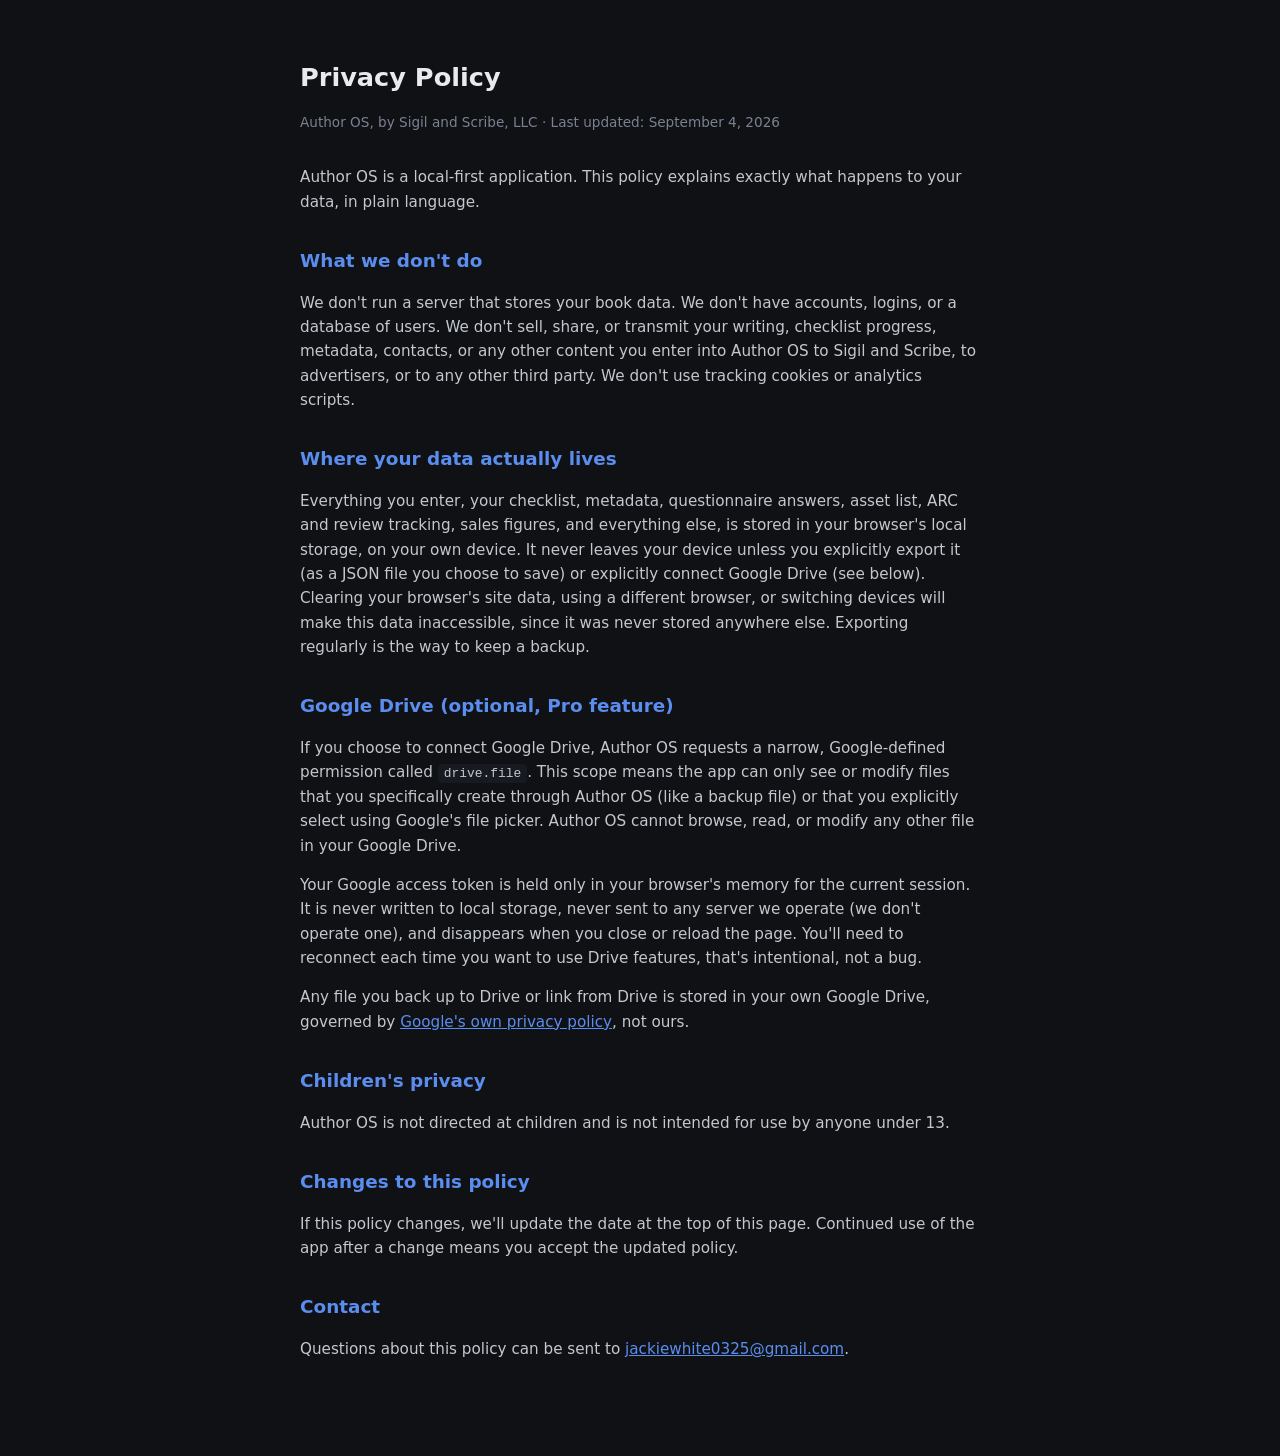
<file: privacy.html>
<!DOCTYPE html>
<html lang="en">
<head>
<meta charset="UTF-8" />
<meta name="viewport" content="width=device-width, initial-scale=1.0" />
<title>Privacy Policy — Author OS</title>
<style>
  body { background:#0f1115; color:#e8eaed; font-family: system-ui, -apple-system, sans-serif; max-width: 680px; margin: 0 auto; padding: 40px 20px 80px; line-height: 1.6; }
  h1 { font-size: 1.6rem; margin-bottom: 4px; }
  h2 { font-size: 1.15rem; margin-top: 32px; color: #5b8def; }
  p, li { color: #c3c7ce; font-size: 0.95rem; }
  a { color: #5b8def; }
  .meta { color: #7a8291; font-size: 0.85rem; margin-bottom: 32px; }
  code { background: #171a21; padding: 2px 6px; border-radius: 4px; font-size: 0.85em; }
</style>
</head>
<body>
  <h1>Privacy Policy</h1>
  <p class="meta">Author OS, by Sigil and Scribe, LLC · Last updated: September 4, 2026</p>

  <p>Author OS is a local-first application. This policy explains exactly what happens to your data, in plain language.</p>

  <h2>What we don't do</h2>
  <p>We don't run a server that stores your book data. We don't have accounts, logins, or a database of users. We don't sell, share, or transmit your writing, checklist progress, metadata, contacts, or any other content you enter into Author OS to Sigil and Scribe, to advertisers, or to any other third party. We don't use tracking cookies or analytics scripts.</p>

  <h2>Where your data actually lives</h2>
  <p>Everything you enter, your checklist, metadata, questionnaire answers, asset list, ARC and review tracking, sales figures, and everything else, is stored in your browser's local storage, on your own device. It never leaves your device unless you explicitly export it (as a JSON file you choose to save) or explicitly connect Google Drive (see below). Clearing your browser's site data, using a different browser, or switching devices will make this data inaccessible, since it was never stored anywhere else. Exporting regularly is the way to keep a backup.</p>

  <h2>Google Drive (optional, Pro feature)</h2>
  <p>If you choose to connect Google Drive, Author OS requests a narrow, Google-defined permission called <code>drive.file</code>. This scope means the app can only see or modify files that you specifically create through Author OS (like a backup file) or that you explicitly select using Google's file picker. Author OS cannot browse, read, or modify any other file in your Google Drive.</p>
  <p>Your Google access token is held only in your browser's memory for the current session. It is never written to local storage, never sent to any server we operate (we don't operate one), and disappears when you close or reload the page. You'll need to reconnect each time you want to use Drive features, that's intentional, not a bug.</p>
  <p>Any file you back up to Drive or link from Drive is stored in your own Google Drive, governed by <a href="https://policies.google.com/privacy" target="_blank" rel="noopener">Google's own privacy policy</a>, not ours.</p>

  <h2>Children's privacy</h2>
  <p>Author OS is not directed at children and is not intended for use by anyone under 13.</p>

  <h2>Changes to this policy</h2>
  <p>If this policy changes, we'll update the date at the top of this page. Continued use of the app after a change means you accept the updated policy.</p>

  <h2>Contact</h2>
  <p>Questions about this policy can be sent to <a href="mailto:jackiewhite0325@gmail.com">jackiewhite0325@gmail.com</a>.</p>
</body>
</html>
</file>
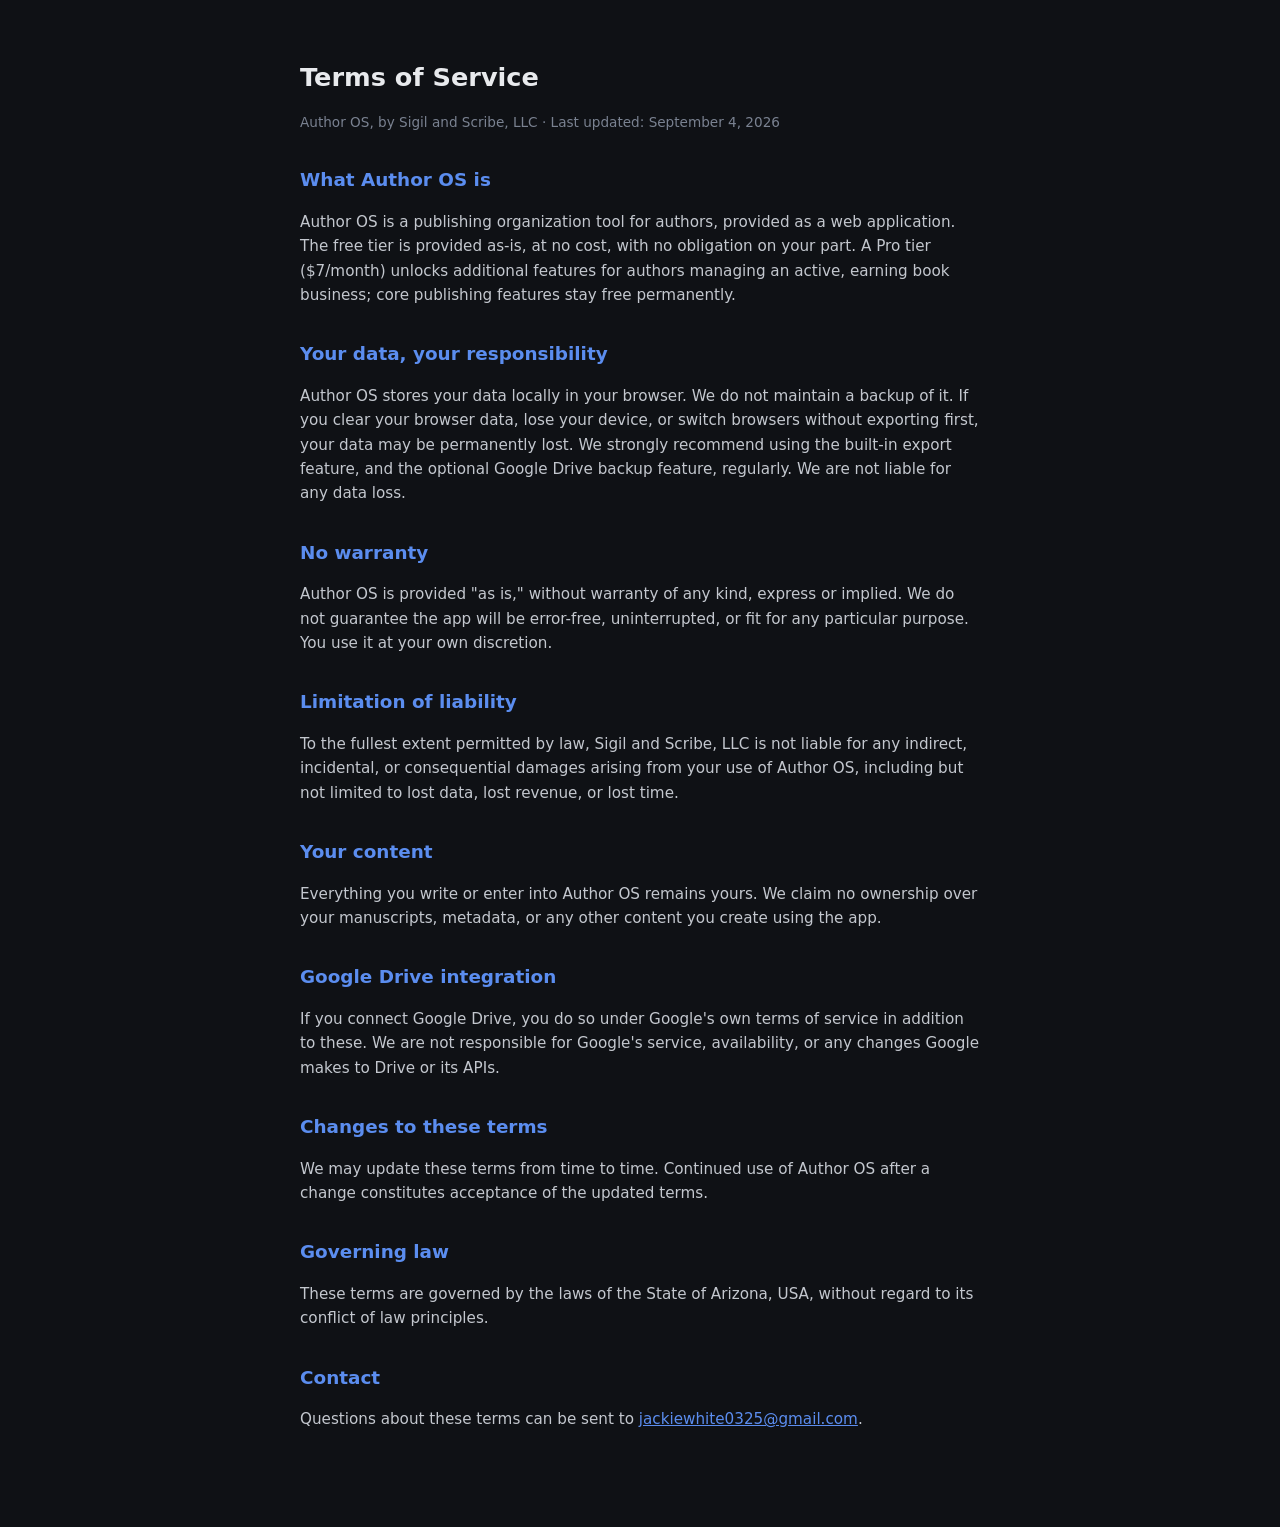
<file: terms.html>
<!DOCTYPE html>
<html lang="en">
<head>
<meta charset="UTF-8" />
<meta name="viewport" content="width=device-width, initial-scale=1.0" />
<title>Terms of Service — Author OS</title>
<style>
  body { background:#0f1115; color:#e8eaed; font-family: system-ui, -apple-system, sans-serif; max-width: 680px; margin: 0 auto; padding: 40px 20px 80px; line-height: 1.6; }
  h1 { font-size: 1.6rem; margin-bottom: 4px; }
  h2 { font-size: 1.15rem; margin-top: 32px; color: #5b8def; }
  p, li { color: #c3c7ce; font-size: 0.95rem; }
  a { color: #5b8def; }
  .meta { color: #7a8291; font-size: 0.85rem; margin-bottom: 32px; }
</style>
</head>
<body>
  <h1>Terms of Service</h1>
  <p class="meta">Author OS, by Sigil and Scribe, LLC · Last updated: September 4, 2026</p>

  <h2>What Author OS is</h2>
  <p>Author OS is a publishing organization tool for authors, provided as a web application. The free tier is provided as-is, at no cost, with no obligation on your part. A Pro tier ($7/month) unlocks additional features for authors managing an active, earning book business; core publishing features stay free permanently.</p>

  <h2>Your data, your responsibility</h2>
  <p>Author OS stores your data locally in your browser. We do not maintain a backup of it. If you clear your browser data, lose your device, or switch browsers without exporting first, your data may be permanently lost. We strongly recommend using the built-in export feature, and the optional Google Drive backup feature, regularly. We are not liable for any data loss.</p>

  <h2>No warranty</h2>
  <p>Author OS is provided "as is," without warranty of any kind, express or implied. We do not guarantee the app will be error-free, uninterrupted, or fit for any particular purpose. You use it at your own discretion.</p>

  <h2>Limitation of liability</h2>
  <p>To the fullest extent permitted by law, Sigil and Scribe, LLC is not liable for any indirect, incidental, or consequential damages arising from your use of Author OS, including but not limited to lost data, lost revenue, or lost time.</p>

  <h2>Your content</h2>
  <p>Everything you write or enter into Author OS remains yours. We claim no ownership over your manuscripts, metadata, or any other content you create using the app.</p>

  <h2>Google Drive integration</h2>
  <p>If you connect Google Drive, you do so under Google's own terms of service in addition to these. We are not responsible for Google's service, availability, or any changes Google makes to Drive or its APIs.</p>

  <h2>Changes to these terms</h2>
  <p>We may update these terms from time to time. Continued use of Author OS after a change constitutes acceptance of the updated terms.</p>

  <h2>Governing law</h2>
  <p>These terms are governed by the laws of the State of Arizona, USA, without regard to its conflict of law principles.</p>

  <h2>Contact</h2>
  <p>Questions about these terms can be sent to <a href="mailto:jackiewhite0325@gmail.com">jackiewhite0325@gmail.com</a>.</p>
</body>
</html>
</file>
<file: styles.css>
/* ========== Design tokens ========== */
:root {
  --bg: #0f1115;
  --bg-elevated: #171a21;
  --bg-card: #1c2029;
  --border: #2a303c;
  --border-focus: #5b8def;
  --text: #e8eaed;
  --text-muted: #9aa3b2;
  --text-dim: #6b7280;
  --accent: #5b8def;
  --accent-hover: #4a7de0;
  --accent-soft: rgba(91, 141, 239, 0.12);
  --danger: #e05c5c;
  --danger-soft: rgba(224, 92, 92, 0.12);
  --success: #3ecf8e;
  --radius: 10px;
  --radius-sm: 6px;
  --shadow: 0 4px 24px rgba(0, 0, 0, 0.35);
  --font: "DM Sans", system-ui, -apple-system, sans-serif;
  --mono: "JetBrains Mono", ui-monospace, monospace;
  --sidebar-w: 240px;
}

*,
*::before,
*::after {
  box-sizing: border-box;
  margin: 0;
  padding: 0;
}

html {
  font-size: 15px;
  -webkit-font-smoothing: antialiased;
}

body {
  font-family: var(--font);
  background: var(--bg);
  color: var(--text);
  line-height: 1.5;
  min-height: 100vh;
}

/* ========== Layout ========== */
.app {
  display: flex;
  min-height: 100vh;
}

/* Sidebar */
.sidebar {
  width: var(--sidebar-w);
  background: var(--bg-elevated);
  border-right: 1px solid var(--border);
  display: flex;
  flex-direction: column;
  position: fixed;
  top: 0;
  left: 0;
  bottom: 0;
  z-index: 20;
}

.brand {
  display: flex;
  align-items: center;
  gap: 12px;
  padding: 22px 20px;
  border-bottom: 1px solid var(--border);
  position: relative;
}

.sidebar-close {
  display: none;
  margin-left: auto;
  background: transparent;
  border: none;
  color: var(--text-muted);
  font-size: 1.5rem;
  line-height: 1;
  cursor: pointer;
  padding: 4px 8px;
  border-radius: var(--radius-sm);
}

.sidebar-close:hover {
  background: var(--bg);
  color: var(--text);
}

/* Mobile bar — hidden on desktop */
.mobile-bar {
  display: none;
}

.sidebar-backdrop {
  display: none;
}

.brand-icon {
  font-size: 1.6rem;
  line-height: 1;
}

.brand-name {
  font-weight: 700;
  font-size: 1.05rem;
  letter-spacing: -0.02em;
}

.brand-sub {
  font-size: 0.75rem;
  color: var(--text-dim);
  margin-top: 1px;
}

.nav {
  flex: 1;
  padding: 16px 12px;
  display: flex;
  flex-direction: column;
  gap: 4px;
}

.nav-item {
  display: flex;
  align-items: center;
  gap: 10px;
  padding: 10px 12px;
  border-radius: var(--radius-sm);
  color: var(--text-muted);
  text-decoration: none;
  font-weight: 500;
  font-size: 0.92rem;
  transition: background 0.15s, color 0.15s;
}

.nav-item:hover:not(.disabled) {
  background: var(--accent-soft);
  color: var(--text);
}

.nav-item.active {
  background: var(--accent-soft);
  color: var(--accent);
}

.nav-item.disabled {
  opacity: 0.4;
  cursor: not-allowed;
}

.nav-icon {
  width: 20px;
  text-align: center;
  font-size: 1rem;
}

.sidebar-footer {
  padding: 16px 20px;
  border-top: 1px solid var(--border);
}

.save-status {
  font-size: 0.78rem;
  color: var(--text-dim);
  transition: color 0.2s;
}

.save-status.saving {
  color: var(--accent);
}

.save-status.saved {
  color: var(--success);
}

/* Main */
.main {
  flex: 1;
  margin-left: var(--sidebar-w);
  padding: 32px 40px 60px;
  max-width: 920px;
}

.page-header {
  display: flex;
  justify-content: space-between;
  align-items: flex-start;
  gap: 24px;
  margin-bottom: 28px;
}

.page-header h1 {
  font-size: 1.65rem;
  font-weight: 700;
  letter-spacing: -0.03em;
  line-height: 1.2;
}

.subtitle {
  color: var(--text-muted);
  font-size: 0.92rem;
  margin-top: 4px;
}

.header-actions {
  display: flex;
  gap: 8px;
  flex-shrink: 0;
}

/* Buttons */
.btn {
  display: inline-flex;
  align-items: center;
  justify-content: center;
  gap: 6px;
  padding: 8px 14px;
  border-radius: var(--radius-sm);
  font-family: var(--font);
  font-size: 0.88rem;
  font-weight: 550;
  border: 1px solid transparent;
  cursor: pointer;
  transition: background 0.15s, border-color 0.15s, color 0.15s;
  white-space: nowrap;
}

.btn-primary {
  background: var(--accent);
  color: #fff;
}

.btn-primary:hover {
  background: var(--accent-hover);
}

.btn-ghost {
  background: transparent;
  border-color: var(--border);
  color: var(--text-muted);
}

.btn-ghost:hover {
  background: var(--bg-card);
  color: var(--text);
  border-color: #3a4250;
}

.btn-danger {
  background: transparent;
  border-color: var(--border);
  color: var(--text-muted);
}

.btn-danger:hover {
  background: var(--danger-soft);
  border-color: var(--danger);
  color: var(--danger);
}

.btn-lg {
  padding: 12px 22px;
  font-size: 0.95rem;
}

/* Cards */
.card {
  background: var(--bg-card);
  border: 1px solid var(--border);
  border-radius: var(--radius);
  margin-bottom: 20px;
  overflow: hidden;
}

.card-header {
  padding: 16px 20px 0;
}

.card-header h2 {
  font-size: 1rem;
  font-weight: 600;
  letter-spacing: -0.01em;
}

.card-hint {
  font-size: 0.82rem;
  color: var(--text-dim);
  margin-top: 4px;
}

.card-body {
  padding: 16px 20px 20px;
}

.grid-2 {
  display: grid;
  grid-template-columns: 1fr 1fr;
  gap: 16px 18px;
}

.grid-2 .full {
  grid-column: 1 / -1;
}

/* Fields */
.field {
  display: flex;
  flex-direction: column;
  gap: 6px;
}

.field label {
  font-size: 0.8rem;
  font-weight: 550;
  color: var(--text-muted);
}

.field-hint {
  font-size: 0.78rem;
  color: var(--text-dim);
  line-height: 1.45;
  margin-top: -2px;
}

.req {
  color: var(--danger);
}

input[type="text"],
input[type="number"],
input[type="date"],
select,
textarea {
  width: 100%;
  padding: 9px 12px;
  background: var(--bg);
  border: 1px solid var(--border);
  border-radius: var(--radius-sm);
  color: var(--text);
  font-family: var(--font);
  font-size: 0.92rem;
  transition: border-color 0.15s, box-shadow 0.15s;
}

input:focus,
select:focus,
textarea:focus {
  outline: none;
  border-color: var(--border-focus);
  box-shadow: 0 0 0 3px var(--accent-soft);
}

input::placeholder,
textarea::placeholder {
  color: var(--text-dim);
}

textarea {
  resize: vertical;
  min-height: 60px;
  line-height: 1.55;
}

select {
  cursor: pointer;
  appearance: none;
  background-image: url("data:image/svg+xml,%3Csvg xmlns='http://www.w3.org/2000/svg' width='12' height='12' viewBox='0 0 12 12'%3E%3Cpath fill='%239aa3b2' d='M3 4.5L6 8l3-3.5'/%3E%3C/svg%3E");
  background-repeat: no-repeat;
  background-position: right 12px center;
  padding-right: 32px;
}

/* ISBN grid */
.isbn-grid {
  display: flex;
  flex-direction: column;
  gap: 12px;
}

.isbn-row {
  display: grid;
  grid-template-columns: 140px 1fr 110px;
  gap: 12px;
  align-items: center;
}

.checkbox-label {
  display: flex;
  align-items: center;
  gap: 8px;
  font-size: 0.9rem;
  font-weight: 500;
  color: var(--text-muted);
  cursor: pointer;
  user-select: none;
}

.checkbox-label input[type="checkbox"] {
  width: 16px;
  height: 16px;
  accent-color: var(--accent);
  cursor: pointer;
}

.isbn-input {
  font-family: var(--mono);
  font-size: 0.88rem !important;
  letter-spacing: 0.02em;
}

.price-input {
  font-family: var(--mono);
  font-size: 0.88rem !important;
}

/* Form footer */
.form-footer {
  display: flex;
  align-items: center;
  gap: 16px;
  margin-top: 8px;
  padding-bottom: 20px;
}

.hint {
  font-size: 0.8rem;
  color: var(--text-dim);
}

/* Responsive */
/* ========== Views ========== */
.view[hidden] {
  display: none !important;
}

/* ========== Progress ========== */
.progress-wrap {
  display: flex;
  align-items: center;
  gap: 10px;
  min-width: 140px;
}

.progress-bar {
  flex: 1;
  height: 8px;
  background: var(--bg);
  border-radius: 99px;
  overflow: hidden;
  border: 1px solid var(--border);
}

.progress-fill {
  height: 100%;
  width: 0%;
  background: linear-gradient(90deg, var(--accent), var(--success));
  border-radius: 99px;
  transition: width 0.35s ease;
}

.progress-text {
  font-family: var(--mono);
  font-size: 0.82rem;
  font-weight: 500;
  color: var(--text-muted);
  min-width: 36px;
  text-align: right;
}

/* ========== Checklist ========== */
.checklist {
  display: flex;
  flex-direction: column;
  gap: 14px;
}

.check-section {
  background: var(--bg-card);
  border: 1px solid var(--border);
  border-radius: var(--radius);
  overflow: hidden;
}

.check-section-header {
  display: flex;
  align-items: center;
  gap: 12px;
  padding: 14px 18px;
  cursor: pointer;
  user-select: none;
  transition: background 0.15s;
}

.check-section-header:hover {
  background: rgba(255, 255, 255, 0.02);
}

.check-section-header h2 {
  font-size: 0.98rem;
  font-weight: 600;
  flex: 1;
  letter-spacing: -0.01em;
}

.section-count {
  font-family: var(--mono);
  font-size: 0.78rem;
  color: var(--text-dim);
  background: var(--bg);
  padding: 3px 8px;
  border-radius: 99px;
  border: 1px solid var(--border);
}

.chevron {
  font-size: 0.75rem;
  color: var(--text-dim);
  transition: transform 0.2s;
}

.check-section.open .chevron {
  transform: rotate(90deg);
}

.check-section-body {
  display: none;
  padding: 0 12px 14px;
  border-top: 1px solid var(--border);
}

.check-section.open .check-section-body {
  display: block;
}

.check-item {
  display: flex;
  align-items: flex-start;
  gap: 12px;
  padding: 10px 8px;
  border-radius: var(--radius-sm);
  transition: background 0.12s;
}

.check-item-highlight {
  background: var(--accent-soft);
  box-shadow: 0 0 0 1px var(--accent);
  animation: checkItemPulse 1.3s ease-in-out 2;
}

@keyframes checkItemPulse {
  0%, 100% { background: var(--accent-soft); }
  50% { background: rgba(91, 141, 239, 0.28); }
}

.check-item:hover {
  background: rgba(255, 255, 255, 0.025);
}

.check-item input[type="checkbox"] {
  width: 18px;
  height: 18px;
  margin-top: 2px;
  accent-color: var(--accent);
  cursor: pointer;
  flex-shrink: 0;
}

.check-item-content {
  flex: 1;
  min-width: 0;
}

.check-item-label {
  font-size: 0.92rem;
  font-weight: 500;
  color: var(--text);
  cursor: pointer;
  display: block;
  line-height: 1.4;
}

.check-item.done .check-item-label {
  color: var(--text-muted);
  text-decoration: line-through;
  text-decoration-color: var(--text-dim);
}

.check-item-hint {
  font-size: 0.8rem;
  color: var(--text-dim);
  margin-top: 2px;
  line-height: 1.4;
}

.check-item.done .check-item-hint {
  opacity: 0.6;
}

/* Link style inside checklist */
.check-item a {
  color: var(--accent);
  text-decoration: none;
}

.check-item a:hover {
  text-decoration: underline;
}

/* ========== Responsive / Mobile nav ========== */
@media (max-width: 860px) {
  .mobile-bar {
    display: flex;
    align-items: center;
    gap: 12px;
    position: fixed;
    top: 0;
    left: 0;
    right: 0;
    height: 52px;
    padding: 0 14px;
    background: var(--bg-elevated);
    border-bottom: 1px solid var(--border);
    z-index: 30;
  }

  .menu-btn {
    background: transparent;
    border: 1px solid var(--border);
    border-radius: var(--radius-sm);
    color: var(--text);
    width: 36px;
    height: 36px;
    display: flex;
    align-items: center;
    justify-content: center;
    cursor: pointer;
    font-size: 1.1rem;
  }

  .menu-btn:hover {
    background: var(--bg-card);
  }

  .mobile-bar-title {
    font-weight: 600;
    font-size: 0.95rem;
    letter-spacing: -0.02em;
  }

  .mobile-bar-spacer {
    flex: 1;
  }

  .sidebar {
    transform: translateX(-105%);
    transition: transform 0.22s ease;
    z-index: 40;
    box-shadow: none;
  }

  .sidebar.open {
    transform: translateX(0);
    box-shadow: var(--shadow);
  }

  .sidebar-close {
    display: block;
  }

  .sidebar-backdrop {
    display: block;
    position: fixed;
    inset: 0;
    background: rgba(0, 0, 0, 0.55);
    z-index: 35;
  }

  .sidebar-backdrop[hidden] {
    display: none !important;
  }

  .main {
    margin-left: 0;
    padding: 68px 16px 48px;
  }

  .page-header {
    flex-direction: column;
    align-items: stretch;
  }

  .header-actions {
    flex-wrap: wrap;
  }

  .grid-2 {
    grid-template-columns: 1fr;
  }

  .isbn-row {
    grid-template-columns: 1fr;
    gap: 8px;
  }

  .asset-card {
    grid-template-columns: 1fr;
  }

  .asset-actions {
    justify-content: flex-start;
  }
}

/* ========== Questionnaire ========== */
.checkbox-group {
  display: flex;
  flex-direction: column;
  gap: 8px;
  margin-top: 4px;
}

.checkbox-group .checkbox-label {
  font-size: 0.9rem;
  color: var(--text);
  padding: 6px 0;
}

.questionnaire-form .card {
  margin-bottom: 16px;
}

/* ========== Asset Tracker ========== */
.asset-filters {
  display: flex;
  flex-wrap: wrap;
  gap: 8px;
  margin-bottom: 20px;
}

.filter-chip {
  padding: 6px 12px;
  border-radius: 99px;
  border: 1px solid var(--border);
  background: transparent;
  color: var(--text-muted);
  font-family: var(--font);
  font-size: 0.82rem;
  font-weight: 500;
  cursor: pointer;
  transition: background 0.15s, color 0.15s, border-color 0.15s;
}

.filter-chip:hover {
  background: var(--bg-card);
  color: var(--text);
}

.filter-chip.active {
  background: var(--accent-soft);
  border-color: var(--accent);
  color: var(--accent);
}

.asset-form-card {
  margin-bottom: 20px;
}

.asset-list {
  display: flex;
  flex-direction: column;
  gap: 10px;
}

.asset-card {
  background: var(--bg-card);
  border: 1px solid var(--border);
  border-radius: var(--radius);
  padding: 14px 16px;
  display: grid;
  grid-template-columns: 1fr auto;
  gap: 8px 16px;
  align-items: start;
  transition: border-color 0.15s;
}

.asset-card:hover {
  border-color: #3a4250;
}

.asset-card-main {
  min-width: 0;
}

.asset-name {
  font-weight: 600;
  font-size: 0.95rem;
  margin-bottom: 4px;
  word-break: break-word;
}

.asset-meta {
  display: flex;
  flex-wrap: wrap;
  gap: 8px;
  font-size: 0.78rem;
  color: var(--text-dim);
  margin-bottom: 4px;
}

.asset-tag {
  display: inline-block;
  padding: 2px 8px;
  border-radius: 99px;
  background: var(--bg);
  border: 1px solid var(--border);
  font-size: 0.75rem;
  font-weight: 500;
  color: var(--text-muted);
}

.asset-tag.status-final {
  background: rgba(62, 207, 142, 0.12);
  border-color: var(--success);
  color: var(--success);
}

.asset-tag.status-in-progress,
.asset-tag.status-review {
  background: var(--accent-soft);
  border-color: var(--accent);
  color: var(--accent);
}

.asset-tag.status-archived {
  opacity: 0.6;
}

.asset-tag.phase-beta {
  background: rgba(245, 158, 11, 0.12);
  border-color: #f59e0b;
  color: #f59e0b;
}

.asset-tag.phase-arc {
  background: var(--accent-soft);
  border-color: var(--accent);
  color: var(--accent);
}

.asset-location {
  font-size: 0.8rem;
  color: var(--text-muted);
  word-break: break-all;
  margin-top: 4px;
}

.asset-location a {
  color: var(--accent);
  text-decoration: none;
}

.asset-location a:hover {
  text-decoration: underline;
}

.asset-notes {
  font-size: 0.8rem;
  color: var(--text-dim);
  margin-top: 4px;
  line-height: 1.4;
}

.asset-actions {
  display: flex;
  gap: 6px;
  flex-shrink: 0;
}

.asset-actions .btn {
  padding: 5px 10px;
  font-size: 0.78rem;
}

.empty-state {
  text-align: center;
  padding: 48px 20px;
  color: var(--text-dim);
}

.empty-state p {
  margin-bottom: 16px;
  font-size: 0.95rem;
}

/* ========== ARC Tracker ========== */
.arc-stats {
  display: flex;
  flex-wrap: wrap;
  gap: 10px;
  margin-bottom: 18px;
}

.arc-stat {
  background: var(--bg-card);
  border: 1px solid var(--border);
  border-radius: var(--radius-sm);
  padding: 8px 14px;
  font-size: 0.82rem;
  color: var(--text-muted);
}

.arc-stat strong {
  color: var(--text);
  font-weight: 600;
  margin-right: 4px;
}

.arc-stat.highlight {
  border-color: var(--accent);
  background: var(--accent-soft);
  color: var(--accent);
}

.arc-stat.highlight strong {
  color: var(--accent);
}

/* Cross-module: book title under headers */
.project-book-title {
  font-size: 0.85rem;
  color: var(--accent);
  font-weight: 500;
  margin-top: 2px;
  letter-spacing: -0.01em;
}

/* ========== Project switcher ========== */
.project-switcher {
  padding: 12px 14px;
  border-bottom: 1px solid var(--border);
  display: flex;
  flex-direction: column;
  gap: 6px;
}

.project-label {
  font-size: 0.7rem;
  font-weight: 600;
  text-transform: uppercase;
  letter-spacing: 0.04em;
  color: var(--text-dim);
}

.project-select {
  width: 100%;
  padding: 7px 10px;
  background: var(--bg);
  border: 1px solid var(--border);
  border-radius: var(--radius-sm);
  color: var(--text);
  font-family: var(--font);
  font-size: 0.88rem;
  cursor: pointer;
}

.project-select:focus {
  outline: none;
  border-color: var(--border-focus);
}

.project-actions {
  display: flex;
  gap: 4px;
}

.btn-sm {
  padding: 4px 8px !important;
  font-size: 0.8rem !important;
  min-width: 28px;
}

/* ========== Dashboard ========== */
.dash-hero {
  padding: 20px 22px;
  margin-bottom: 18px;
}

.dash-hero-label {
  font-size: 0.72rem;
  text-transform: uppercase;
  letter-spacing: 0.05em;
  color: var(--text-dim);
  font-weight: 600;
  margin-bottom: 4px;
}

.dash-hero-title {
  font-size: 1.35rem;
  font-weight: 700;
  letter-spacing: -0.02em;
}

.dash-hero-meta {
  font-size: 0.9rem;
  color: var(--text-muted);
  margin-top: 4px;
}

.dash-grid {
  display: grid;
  grid-template-columns: repeat(auto-fit, minmax(140px, 1fr));
  gap: 12px;
  margin-bottom: 18px;
}

.dash-stat {
  background: var(--bg-card);
  border: 1px solid var(--border);
  border-radius: var(--radius);
  padding: 14px 16px;
  cursor: pointer;
  transition: border-color 0.15s;
}

.dash-stat:hover {
  border-color: var(--accent);
}

.dash-stat-value {
  font-size: 1.4rem;
  font-weight: 700;
  letter-spacing: -0.02em;
  color: var(--text);
}

.dash-stat-label {
  font-size: 0.78rem;
  color: var(--text-dim);
  margin-top: 2px;
}

.dash-stat.accent .dash-stat-value {
  color: var(--accent);
}

.dash-stat.success .dash-stat-value {
  color: var(--success);
}

.dash-columns {
  display: grid;
  grid-template-columns: 1fr 1fr;
  gap: 16px;
  margin-bottom: 18px;
}

.dash-columns .card-header {
  display: flex;
  align-items: center;
  justify-content: space-between;
  padding-bottom: 8px;
}

.dash-link {
  font-size: 0.8rem;
  color: var(--accent);
  text-decoration: none;
  font-weight: 500;
}

.dash-link:hover {
  text-decoration: underline;
}

.dash-row {
  padding: 8px 0;
  border-bottom: 1px solid var(--border);
  font-size: 0.88rem;
}

.dash-row:last-child {
  border-bottom: none;
}

.dash-row-title {
  font-weight: 500;
}

.dash-row-meta {
  font-size: 0.78rem;
  color: var(--text-dim);
  margin-top: 2px;
}

.dash-empty {
  color: var(--text-dim);
  font-size: 0.88rem;
  padding: 8px 0;
}

.dash-quick-links {
  display: flex;
  flex-wrap: wrap;
  gap: 8px;
}

@media (max-width: 860px) {
  .dash-columns {
    grid-template-columns: 1fr;
  }
}

/* ========== Polish ========== */
.view {
  animation: viewIn 0.18s ease;
}

@keyframes viewIn {
  from { opacity: 0.6; transform: translateY(4px); }
  to { opacity: 1; transform: translateY(0); }
}

.btn:active {
  transform: scale(0.98);
}

.filter-chip:focus-visible,
.btn:focus-visible,
.nav-item:focus-visible,
.menu-btn:focus-visible {
  outline: 2px solid var(--accent);
  outline-offset: 2px;
}

.card {
  transition: border-color 0.15s;
}

input[type="text"],
input[type="number"],
input[type="date"],
input[type="url"],
input[type="month"],
select,
textarea {
  transition: border-color 0.15s, box-shadow 0.15s;
}

.sidebar {
  transition: transform 0.22s ease;
}

/* Slightly tighter action buttons on cards */
.asset-actions {
  flex-wrap: wrap;
}

/* ========== Onboarding modal ========== */
.modal-overlay {
  position: fixed;
  inset: 0;
  background: rgba(6, 7, 10, 0.72);
  display: flex;
  align-items: center;
  justify-content: center;
  padding: 20px;
  z-index: 200;
}

.modal-overlay[hidden] {
  display: none;
}

.modal {
  width: 100%;
  max-width: 440px;
  max-height: 90vh;
  overflow-y: auto;
  padding: 28px 24px;
}

.modal h2 {
  font-size: 1.2rem;
  margin-bottom: 8px;
}

.modal-sub {
  color: var(--text-muted);
  font-size: 0.88rem;
  margin-bottom: 20px;
  line-height: 1.5;
}

.onboarding-options {
  display: flex;
  flex-direction: column;
  gap: 10px;
  margin-bottom: 16px;
}

.onboarding-option {
  text-align: left;
  padding: 14px 16px;
  border-radius: var(--radius);
  border: 1px solid var(--border);
  background: var(--bg-card);
  color: var(--text);
  font-family: var(--font);
  font-size: 0.92rem;
  cursor: pointer;
  transition: border-color 0.15s, background 0.15s;
}

.onboarding-option:hover,
.onboarding-option:focus-visible {
  border-color: var(--accent);
  background: var(--accent-soft);
}

.modal-skip {
  width: 100%;
  justify-content: center;
}

/* ========== Dashboard next-step card ========== */
.dash-hero-restart {
  background: none;
  border: none;
  color: var(--accent);
  font-family: var(--font);
  font-size: 0.82rem;
  cursor: pointer;
  padding: 0;
  margin-top: 10px;
}

.dash-hero-restart:hover {
  text-decoration: underline;
}

.next-step {
  margin-bottom: 20px;
  padding: 20px 22px;
  border-left: 3px solid var(--accent);
}

.next-step-label {
  font-size: 0.78rem;
  text-transform: uppercase;
  letter-spacing: 0.04em;
  color: var(--accent);
  font-weight: 600;
  margin-bottom: 6px;
}

.next-step-title {
  font-size: 1.1rem;
  font-weight: 600;
  margin-bottom: 6px;
}

.next-step-hint {
  color: var(--text-muted);
  font-size: 0.88rem;
  line-height: 1.5;
  margin-bottom: 14px;
}

.next-step-actions {
  display: flex;
  gap: 10px;
}

/* ========== Checklist section explainers ========== */
.check-section-explainer {
  background: var(--bg-elevated);
  border: 1px solid var(--border);
  border-radius: var(--radius-sm);
  padding: 12px 14px;
  margin: 0 0 14px;
  font-size: 0.85rem;
  color: var(--text-muted);
  line-height: 1.55;
}

.check-section-explainer strong {
  color: var(--text);
}

.check-section-explainer p + p {
  margin-top: 8px;
}

/* ========== Form wizard (guided step-by-step mode) ========== */
.wizard-toggle-bar {
  display: flex;
  align-items: center;
  justify-content: space-between;
  gap: 12px;
  background: var(--bg-elevated);
  border: 1px solid var(--border);
  border-radius: var(--radius-sm);
  padding: 10px 14px;
  margin-bottom: 16px;
  font-size: 0.85rem;
}

.wizard-toggle-text {
  color: var(--text-muted);
}

form.wizard-mode > section.card {
  animation: wizardFadeIn 0.18s ease;
}

@keyframes wizardFadeIn {
  from { opacity: 0; transform: translateY(4px); }
  to { opacity: 1; transform: translateY(0); }
}

.wizard-nav {
  border-left: 3px solid var(--accent);
  padding: 18px 20px;
}

.wizard-dots {
  display: flex;
  gap: 8px;
  margin-bottom: 12px;
}

.wizard-dot {
  width: 8px;
  height: 8px;
  border-radius: 50%;
  background: var(--border);
  cursor: pointer;
  transition: background 0.15s, transform 0.15s;
}

.wizard-dot.done {
  background: var(--accent);
  opacity: 0.55;
}

.wizard-dot.active {
  background: var(--accent);
  transform: scale(1.3);
}

.wizard-step-label {
  font-size: 0.78rem;
  text-transform: uppercase;
  letter-spacing: 0.03em;
  color: var(--accent);
  font-weight: 600;
  margin-bottom: 6px;
}

.wizard-encourage {
  color: var(--text-muted);
  font-size: 0.9rem;
  line-height: 1.5;
  margin-bottom: 16px;
}

.wizard-buttons {
  display: flex;
  justify-content: space-between;
  gap: 10px;
}

.wizard-buttons [data-wizard="next"] {
  margin-left: auto;
}

@media (max-width: 640px) {
  .wizard-toggle-bar {
    flex-direction: column;
    align-items: flex-start;
  }
}

/* ========== Sidebar nav groups (Publishing / Business) ========== */
.nav-group {
  margin-top: 4px;
}

.nav-group-header {
  display: flex;
  align-items: center;
  gap: 8px;
  width: 100%;
  padding: 8px 12px;
  background: none;
  border: none;
  color: var(--text-dim);
  font-family: var(--font);
  font-size: 0.76rem;
  font-weight: 600;
  text-transform: uppercase;
  letter-spacing: 0.05em;
  cursor: pointer;
}

.nav-group-header:hover {
  color: var(--text-muted);
}

.nav-group-chevron {
  font-size: 0.7rem;
  transition: transform 0.2s;
}

.nav-group.open .nav-group-chevron {
  transform: rotate(90deg);
}

.nav-group-items {
  display: none;
  flex-direction: column;
  gap: 2px;
}

.nav-group.open .nav-group-items {
  display: flex;
}

.nav-item.disabled {
  justify-content: space-between;
}

.nav-soon-badge {
  font-size: 0.66rem;
  font-weight: 600;
  color: var(--text-dim);
  background: var(--bg);
  border: 1px solid var(--border);
  border-radius: 99px;
  padding: 2px 7px;
  white-space: nowrap;
}

/* ========== Pro upgrade modal ========== */
.modal-pro-badge {
  display: inline-block;
  font-size: 0.72rem;
  font-weight: 700;
  letter-spacing: 0.04em;
  text-transform: uppercase;
  color: var(--accent);
  background: var(--accent-soft);
  border-radius: 99px;
  padding: 3px 10px;
  margin-bottom: 10px;
}

.modal-pro-features {
  list-style: none;
  display: flex;
  flex-direction: column;
  gap: 8px;
  margin: 4px 0 18px;
}

.modal-pro-features li {
  font-size: 0.86rem;
  color: var(--text-muted);
  padding-left: 20px;
  position: relative;
  line-height: 1.4;
}

.modal-pro-features li::before {
  content: "✓";
  position: absolute;
  left: 0;
  color: var(--accent);
  font-weight: 700;
}

.modal-pro-price {
  font-size: 1.15rem;
  font-weight: 700;
  color: var(--text);
  margin-bottom: 10px;
}

.modal-pro-note {
  font-size: 0.8rem;
  color: var(--text-dim);
  line-height: 1.5;
  margin-bottom: 18px;
}

.modal-pro-close {
  width: 100%;
  justify-content: center;
  margin-bottom: 14px;
}

.modal-pro-brand {
  font-size: 0.74rem;
  color: var(--text-dim);
  text-align: center;
}

.nav-item.disabled[data-pro-feature] {
  cursor: pointer;
}

.nav-item.disabled[data-pro-feature]:hover {
  background: rgba(255, 255, 255, 0.02);
}

.nav-item .nav-pro-tag {
  margin-left: auto;
  font-size: 0.64rem;
  font-weight: 700;
  letter-spacing: 0.03em;
  text-transform: uppercase;
  color: var(--accent);
  background: var(--accent-soft);
  border-radius: 99px;
  padding: 2px 7px;
}

/* ========== Ad Spend: ROI toggle + quick add ========== */
.roi-toggle-label {
  display: flex;
  align-items: center;
  gap: 8px;
  font-size: 0.88rem;
  font-weight: 550;
  cursor: pointer;
}

.roi-toggle-label input[type="checkbox"] {
  width: 16px;
  height: 16px;
  accent-color: var(--accent);
}

.roi-explainer {
  padding: 16px 18px;
  margin-bottom: 16px;
  border-left: 3px solid var(--accent);
}

.roi-explainer p {
  font-size: 0.85rem;
  color: var(--text-muted);
  line-height: 1.55;
  margin-bottom: 10px;
}

.quick-add-card {
  margin-bottom: 16px;
}

.quick-add-row {
  display: flex;
  flex-wrap: wrap;
  gap: 8px;
  align-items: center;
}

.quick-add-select,
.quick-add-input {
  padding: 9px 12px;
  background: var(--bg);
  border: 1px solid var(--border);
  border-radius: var(--radius-sm);
  color: var(--text);
  font-family: var(--font);
  font-size: 0.9rem;
  flex: 1;
  min-width: 120px;
}

.roi-tag {
  font-size: 0.7rem;
  color: var(--text-dim);
  font-style: italic;
}

@media (max-width: 640px) {
  .quick-add-row {
    flex-direction: column;
    align-items: stretch;
  }
  .quick-add-select,
  .quick-add-input {
    width: 100%;
  }
}

/* ========== Planning section: live Questionnaire preview ========== */
.planning-context-card {
  background: var(--accent-soft);
  border: 1px solid var(--accent);
  border-radius: var(--radius-sm);
  padding: 14px 16px;
  margin: 0 0 14px;
}

.planning-context-label {
  font-size: 0.72rem;
  text-transform: uppercase;
  letter-spacing: 0.04em;
  color: var(--accent);
  font-weight: 600;
  margin-bottom: 8px;
}

.planning-context-row {
  font-size: 0.85rem;
  color: var(--text-muted);
  line-height: 1.5;
  margin-bottom: 4px;
}

.planning-context-row strong {
  color: var(--text);
}

.planning-context-link {
  display: inline-block;
  margin-top: 8px;
  font-size: 0.8rem;
  color: var(--accent);
  text-decoration: none;
}

.planning-context-link:hover {
  text-decoration: underline;
}

/* ========== Launch Calendar ========== */
.check-item-date {
  flex-shrink: 0;
  width: 128px;
  padding: 5px 8px;
  background: var(--bg);
  border: 1px solid var(--border);
  border-radius: var(--radius-sm);
  color: var(--text-muted);
  font-family: var(--font);
  font-size: 0.78rem;
  align-self: center;
}

.calendar-card {
  margin-bottom: 16px;
}

.calendar-nav {
  display: flex;
  align-items: center;
  justify-content: space-between;
  margin-bottom: 4px;
}

.calendar-month-label {
  font-size: 1rem;
  font-weight: 600;
  color: var(--text);
}

.calendar-today-btn {
  margin-bottom: 12px;
}

.calendar-weekdays {
  display: grid;
  grid-template-columns: repeat(7, 1fr);
  gap: 4px;
  margin-bottom: 4px;
  text-align: center;
  font-size: 0.72rem;
  color: var(--text-dim);
  font-weight: 600;
}

.calendar-grid {
  display: grid;
  grid-template-columns: repeat(7, 1fr);
  gap: 4px;
}

.calendar-day {
  aspect-ratio: 1;
  display: flex;
  flex-direction: column;
  align-items: center;
  justify-content: center;
  gap: 2px;
  border: 1px solid transparent;
  border-radius: var(--radius-sm);
  background: var(--bg);
  color: var(--text-muted);
  font-family: var(--font);
  font-size: 0.82rem;
  cursor: pointer;
}

.calendar-day.empty {
  background: transparent;
  cursor: default;
}

.calendar-day:hover:not(.empty) {
  border-color: var(--border);
}

.calendar-day.today {
  border-color: var(--accent);
  color: var(--text);
  font-weight: 700;
}

.calendar-day.selected {
  background: var(--accent-soft);
  border-color: var(--accent);
  color: var(--accent);
}

.calendar-day.overdue .calendar-day-dot {
  background: var(--danger);
}

.calendar-day-dot {
  width: 5px;
  height: 5px;
  border-radius: 50%;
  background: var(--accent);
}

.overdue-tag {
  color: var(--danger);
  font-weight: 600;
}

@media (max-width: 640px) {
  .check-item {
    flex-wrap: wrap;
  }
  .check-item-date {
    width: 100%;
    margin-left: 28px;
  }
  .calendar-day {
    font-size: 0.74rem;
  }
}

/* ========== Google Drive backup card ========== */
.drive-card {
  margin-bottom: 16px;
}

.drive-card-row {
  display: flex;
  align-items: center;
  justify-content: space-between;
  gap: 12px;
  flex-wrap: wrap;
}

.drive-card-title {
  font-weight: 600;
  font-size: 0.95rem;
  color: var(--text);
  display: flex;
  align-items: center;
  gap: 8px;
}

.drive-card-status {
  font-size: 0.8rem;
  color: var(--text-muted);
  margin-top: 2px;
}

.drive-card-status.connected {
  color: var(--success);
}

.drive-card-actions {
  display: flex;
  gap: 8px;
  flex-wrap: wrap;
}

/* ========== Drive file linking ========== */
.drive-link-row {
  display: flex;
  gap: 8px;
  margin-top: 6px;
}

.drive-sync-tag {
  display: inline-flex;
  align-items: center;
  gap: 4px;
  font-size: 0.72rem;
  color: var(--success);
  background: rgba(62, 207, 142, 0.1);
  border: 1px solid var(--success);
  border-radius: 99px;
  padding: 2px 9px;
  cursor: pointer;
}
</file>
